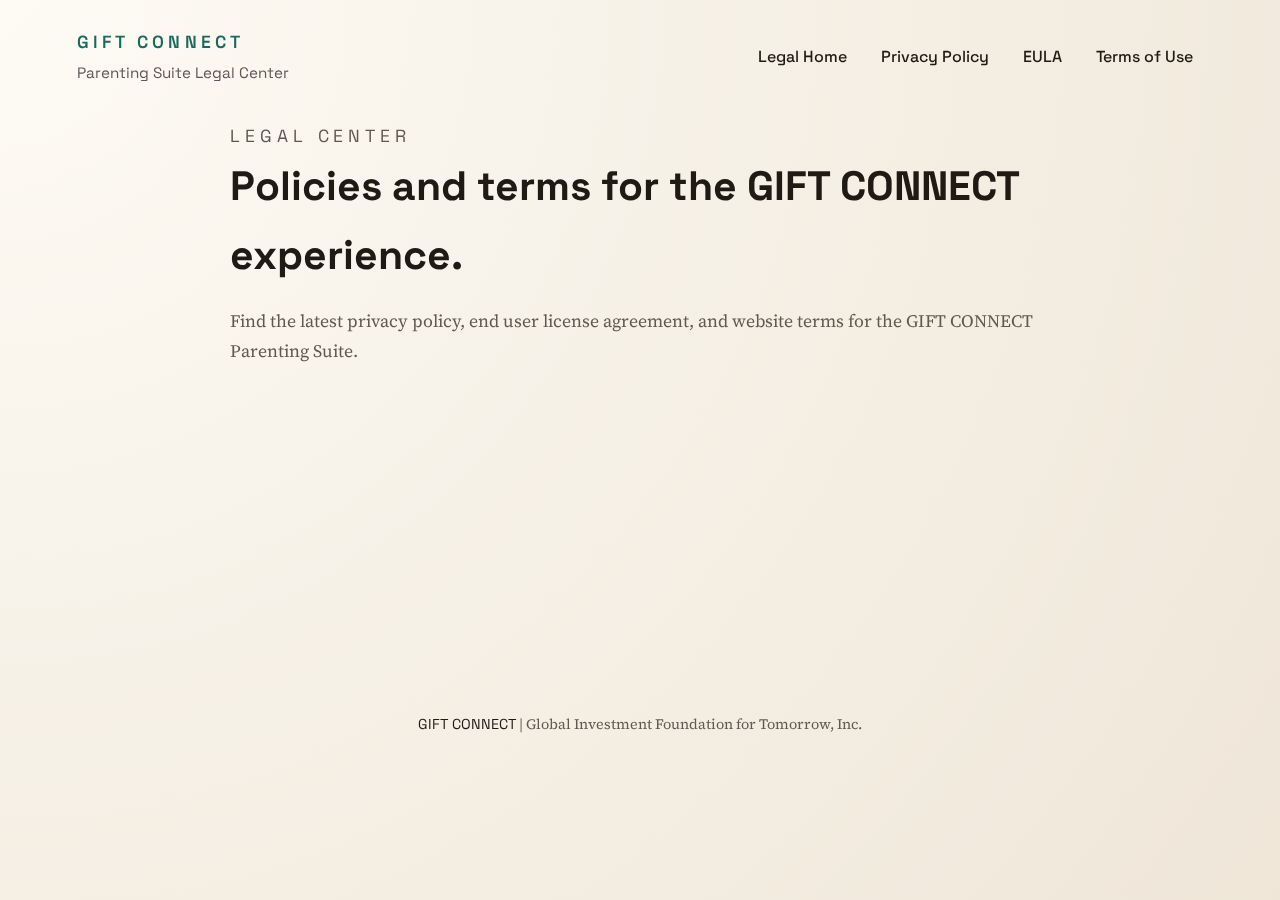
<file: index.html>
<!doctype html>
<html lang="en">
  <head>
    <meta charset="utf-8" />
    <meta name="viewport" content="width=device-width, initial-scale=1" />
    <title>Gift Connect Legal Center</title>
    <meta
      name="description"
      content="Legal documents for the GIFT CONNECT Parenting Suite mobile app and website."
    />
    <link rel="stylesheet" href="./assets/legal.css" />
  </head>
  <body>
    <div class="page">
      <header class="site-header">
        <div class="brand">
          <span class="brand-title">GIFT CONNECT</span>
          <span class="brand-sub">Parenting Suite Legal Center</span>
        </div>
        <nav class="site-nav" aria-label="Primary">
          <a href="./index.html">Legal Home</a>
          <a href="./legal/privacy-policy.html">Privacy Policy</a>
          <a href="./legal/eula.html">EULA</a>
          <a href="./legal/terms-of-use.html">Terms of Use</a>
        </nav>
      </header>
      <main>
        <section class="hero">
          <p class="eyebrow">Legal Center</p>
          <h1>Policies and terms for the GIFT CONNECT experience.</h1>
          <p>
            Find the latest privacy policy, end user license agreement, and website
            terms for the GIFT CONNECT Parenting Suite.
          </p>
        </section>
        <section class="doc-grid" aria-label="Legal documents">
          <a class="doc-card" href="./legal/privacy-policy.html">
            <h2>Privacy Policy</h2>
            <p class="doc-meta">Last updated: December 23, 2025</p>
            <span class="doc-link">Read document</span>
          </a>
          <a class="doc-card" href="./legal/eula.html">
            <h2>End User License Agreement</h2>
            <p class="doc-meta">Last Modified: December 12, 2025</p>
            <span class="doc-link">Read document</span>
          </a>
          <a class="doc-card" href="./legal/terms-of-use.html">
            <h2>Website Terms of Use</h2>
            <p class="doc-meta">Last Modified: December 12, 2025</p>
            <span class="doc-link">Read document</span>
          </a>
        </section>
      </main>
      <footer class="site-footer">
        <span>GIFT CONNECT</span> | Global Investment Foundation for Tomorrow, Inc.
      </footer>
    </div>
  </body>
</html>
</file>
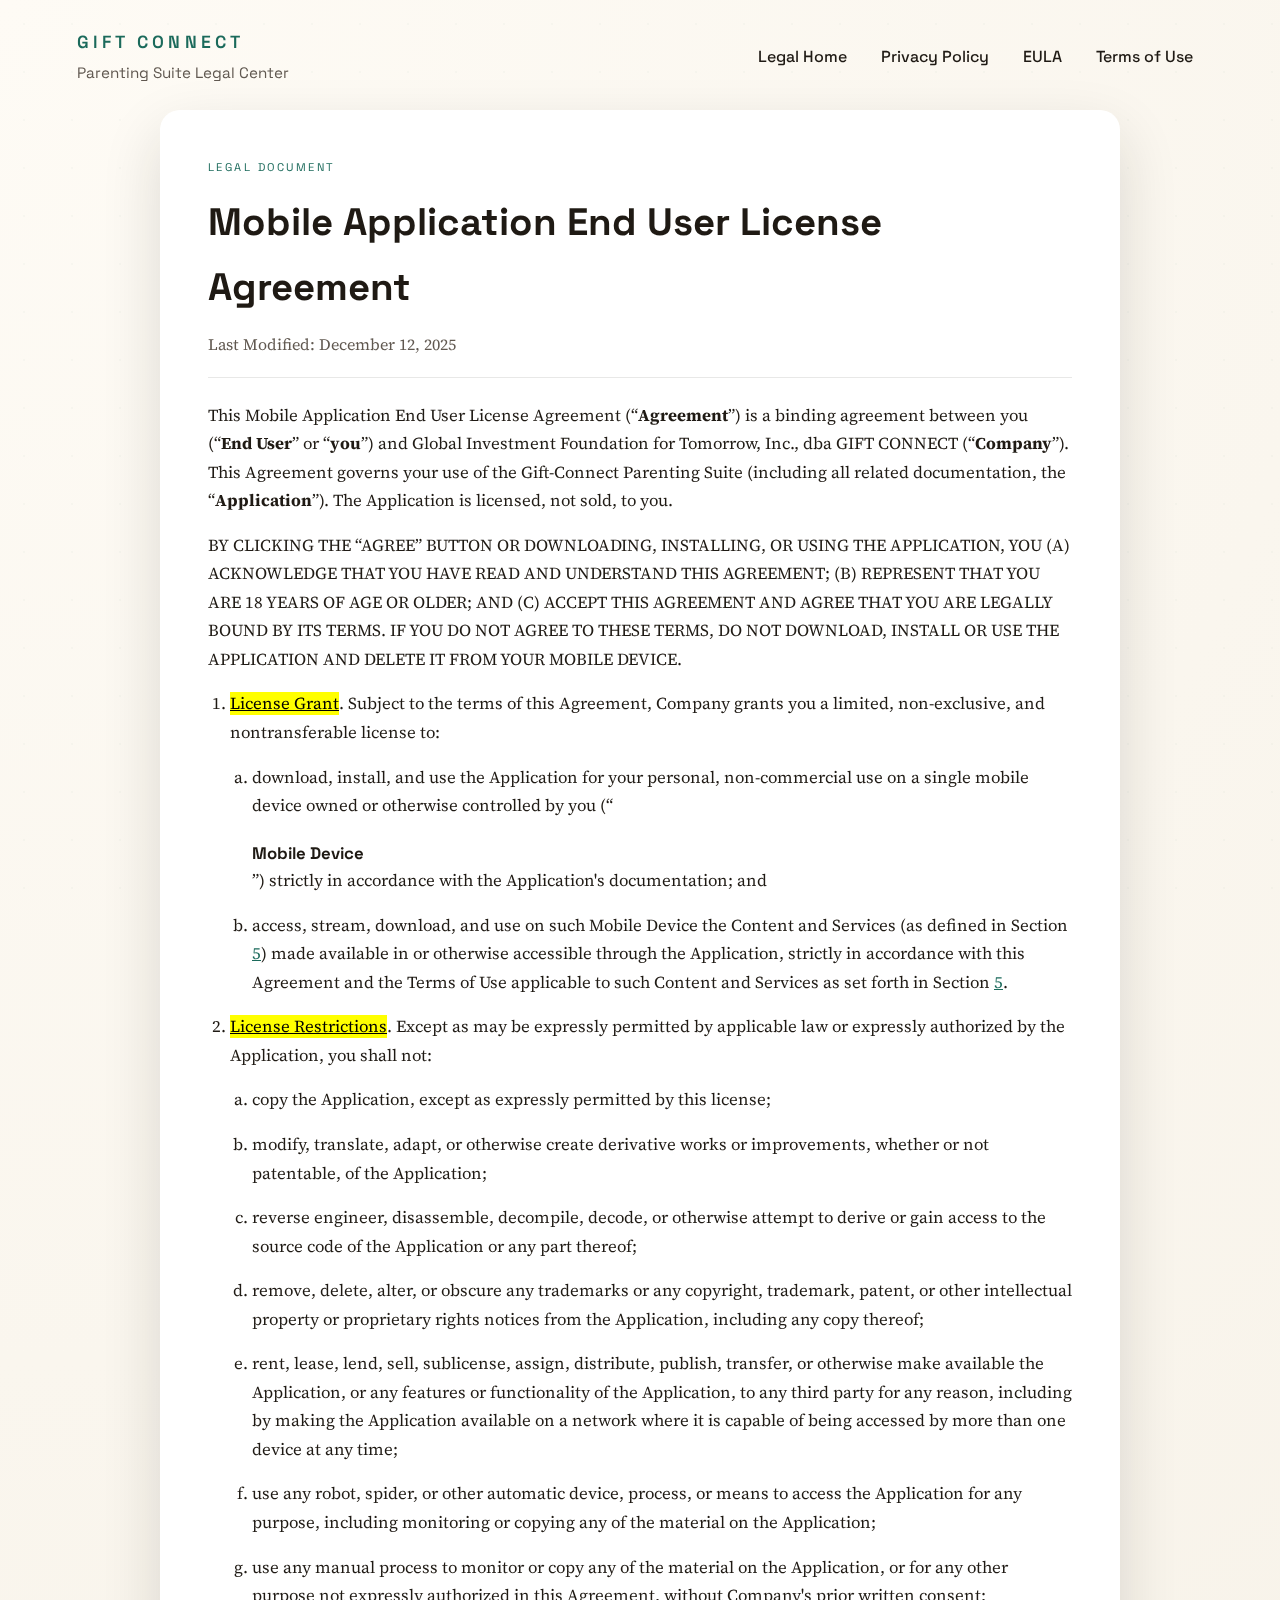
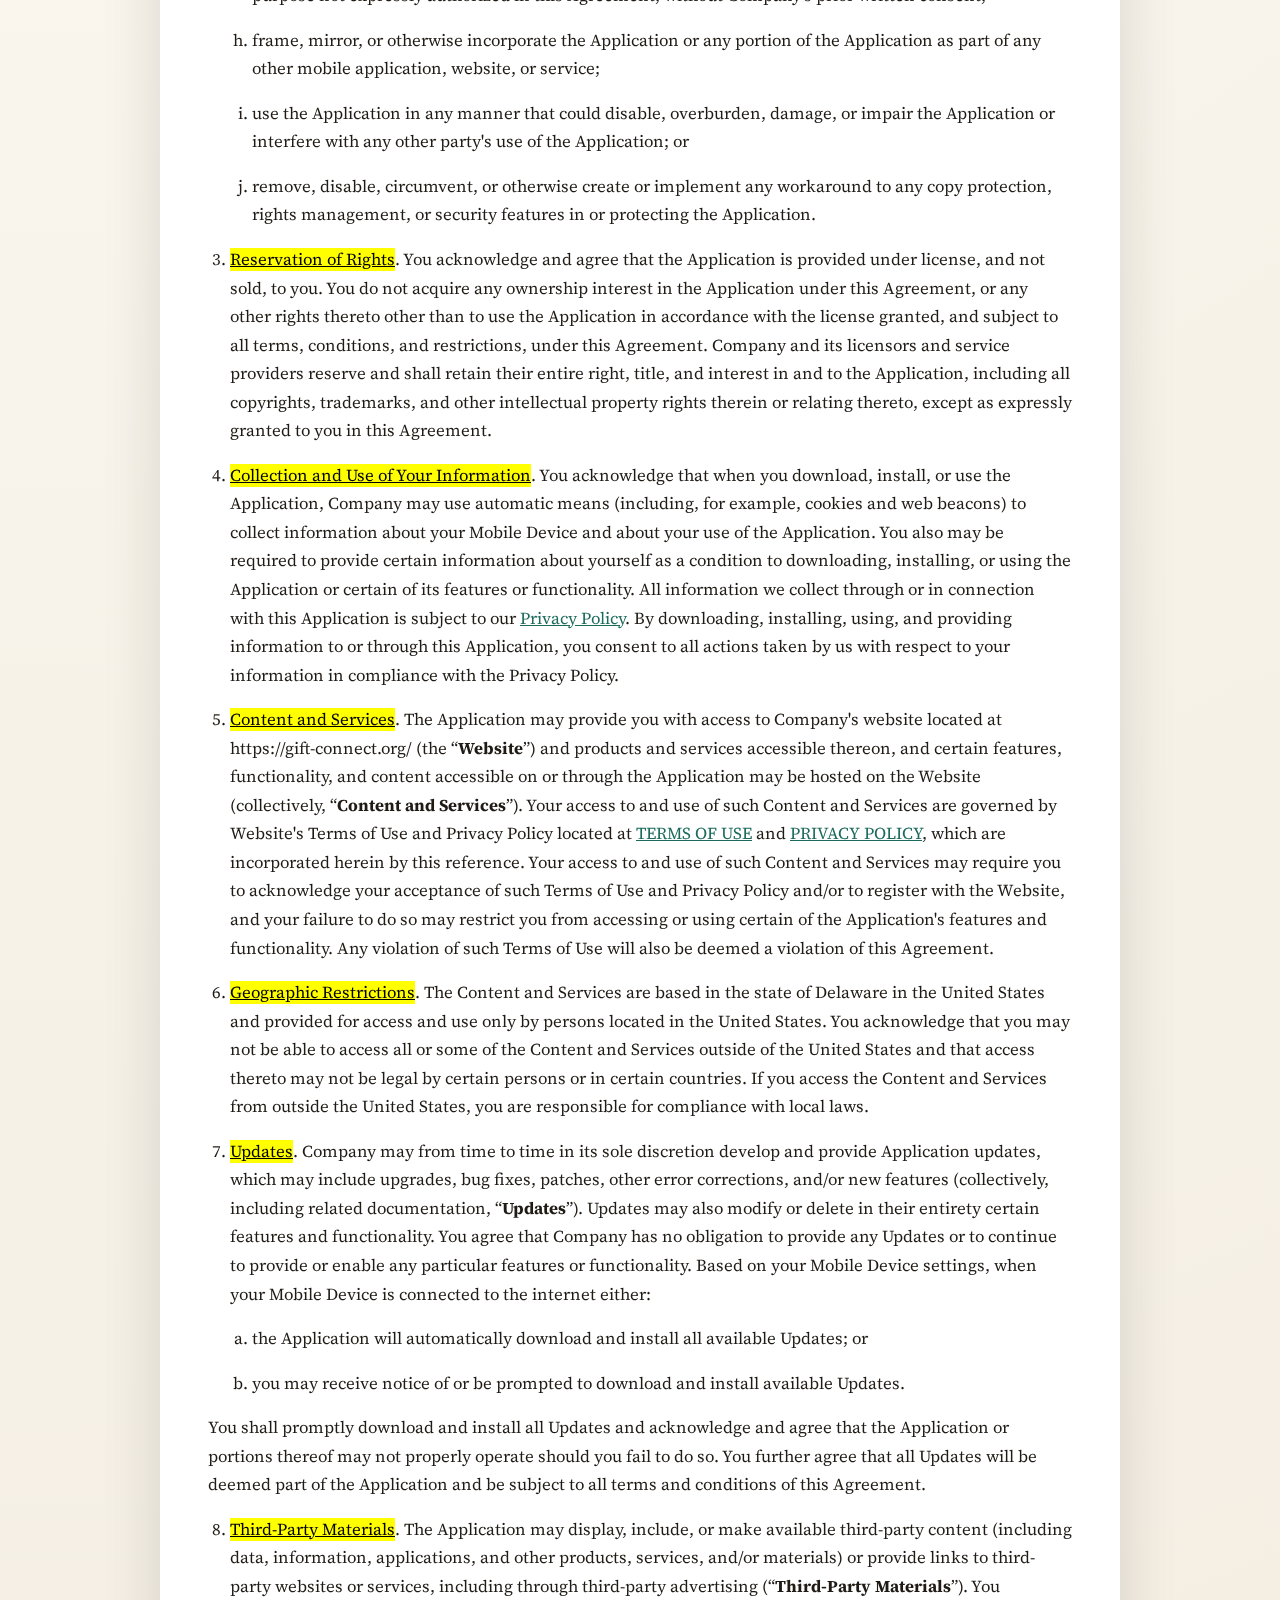
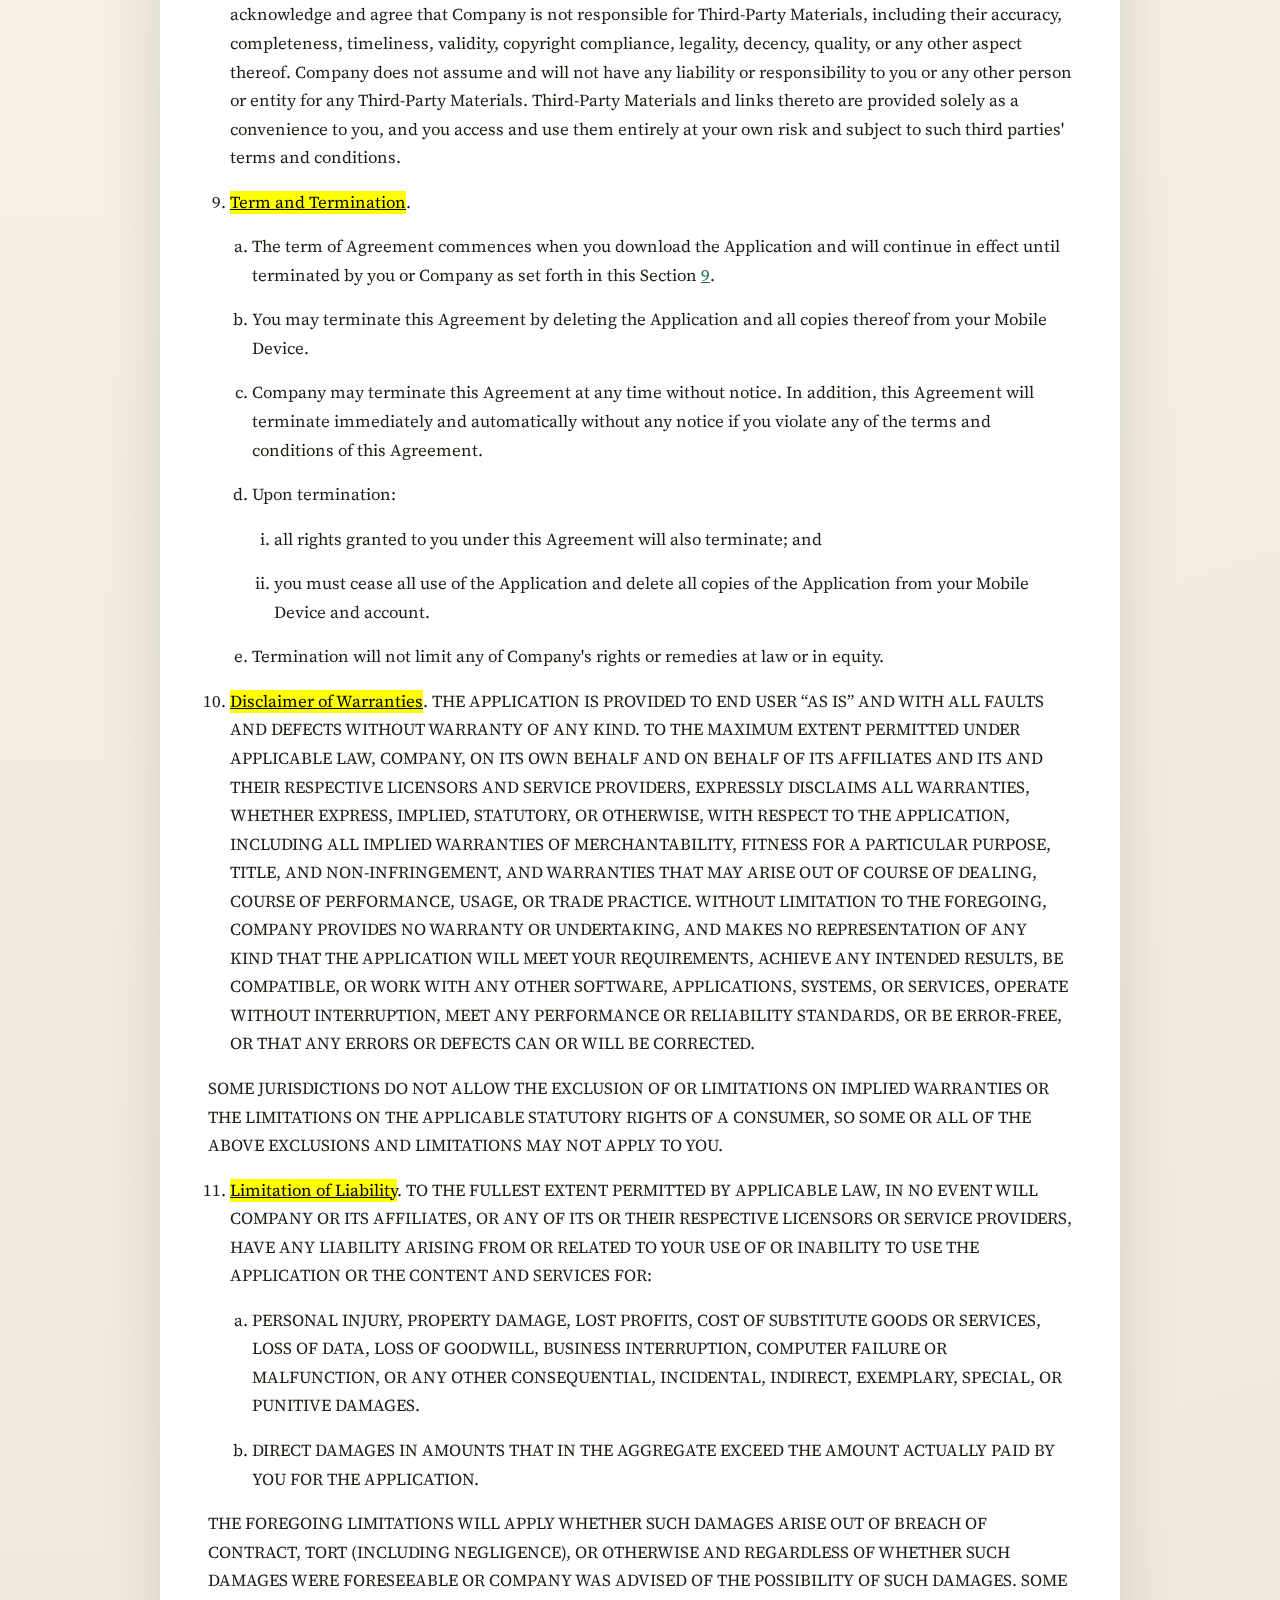
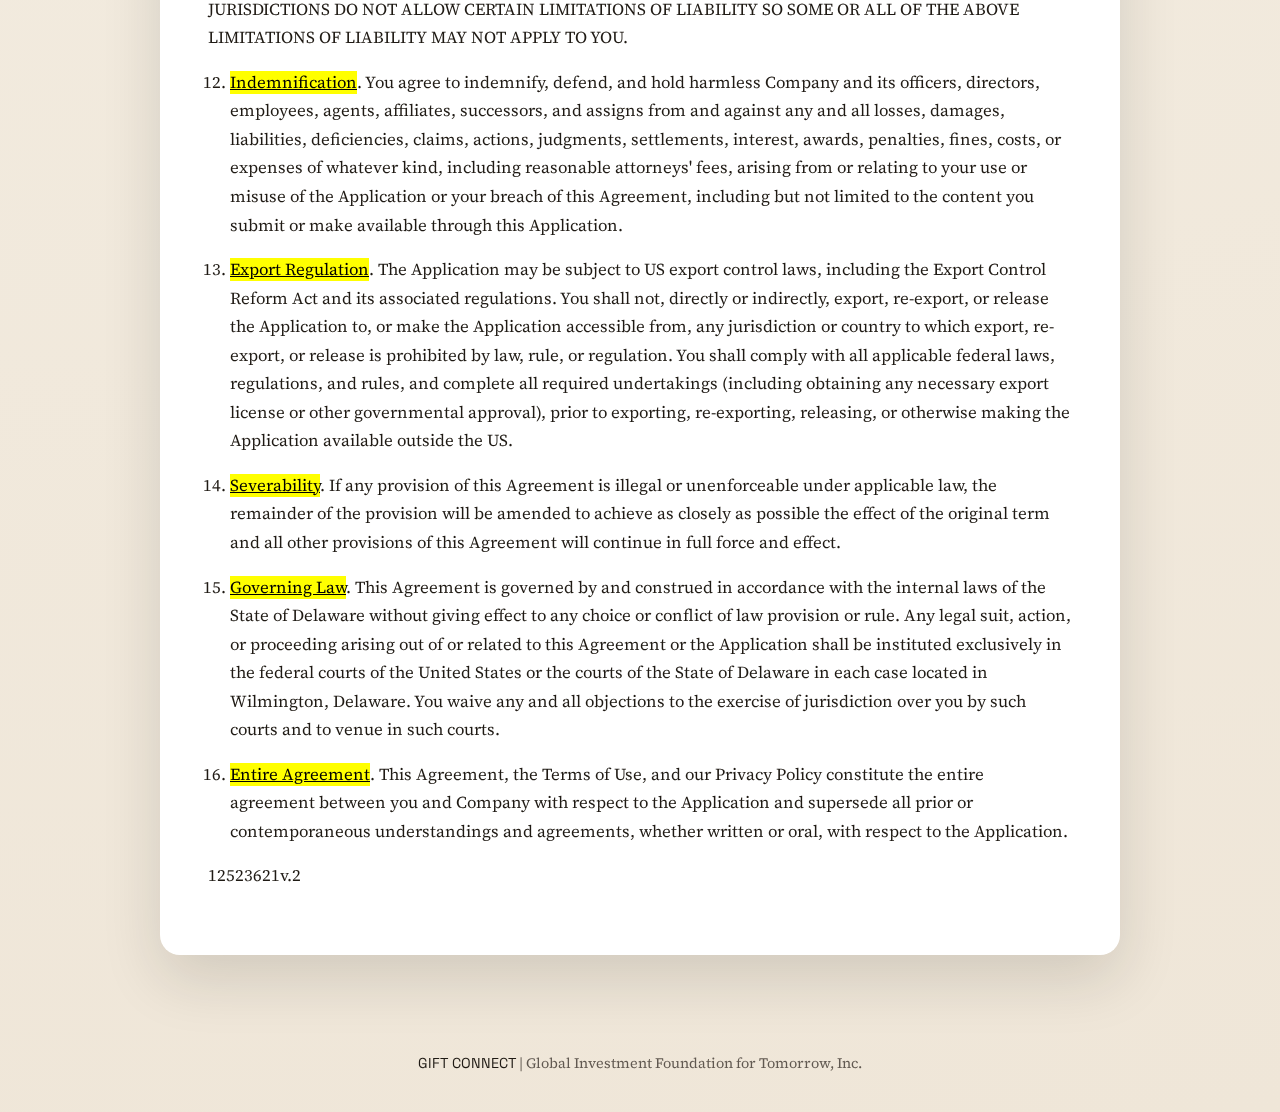
<file: legal/eula.html>
<!doctype html>
<html lang="en">
  <head>
    <meta charset="utf-8" />
    <meta name="viewport" content="width=device-width, initial-scale=1" />
    <title>Mobile Application End User License Agreement | Gift Connect Legal</title>
    <meta name="description" content="Mobile Application End User License Agreement" />
    <link rel="stylesheet" href="../assets/legal.css" />
  </head>
  <body>
    <div class="page">
      <header class="site-header">
        <div class="brand">
          <span class="brand-title">GIFT CONNECT</span>
          <span class="brand-sub">Parenting Suite Legal Center</span>
        </div>
        <nav class="site-nav" aria-label="Primary">
          <a href="../index.html">Legal Home</a>
          <a href="privacy-policy.html">Privacy Policy</a>
          <a href="eula.html">EULA</a>
          <a href="terms-of-use.html">Terms of Use</a>
        </nav>
      </header>
      <main>
        <article class="legal-doc">
          <div class="doc-header">
            <p class="doc-kicker">Legal Document</p>
            <h1>Mobile Application End User License Agreement</h1>
            <p class="doc-meta">Last Modified: December 12, 2025</p>
          </div>
          <div class="doc-body">
            <p>This Mobile Application End User License Agreement
(“<strong>Agreement</strong>”) is a binding agreement between you
(“<strong>End User</strong>” or “<strong>you</strong>”) and Global
Investment Foundation for Tomorrow, Inc., dba GIFT CONNECT
(“<strong>Company</strong>”). This Agreement governs your use of the
Gift-Connect Parenting Suite (including all related documentation, the
“<strong>Application</strong>”). The Application is licensed, not sold,
to you.</p>
<p>BY CLICKING THE “AGREE” BUTTON OR DOWNLOADING, INSTALLING, OR USING
THE APPLICATION, YOU (A) ACKNOWLEDGE THAT YOU HAVE READ AND UNDERSTAND
THIS AGREEMENT; (B) REPRESENT THAT YOU ARE 18 YEARS OF AGE OR OLDER; AND
(C) ACCEPT THIS AGREEMENT AND AGREE THAT YOU ARE LEGALLY BOUND BY ITS
TERMS. IF YOU DO NOT AGREE TO THESE TERMS, DO NOT DOWNLOAD, INSTALL OR
USE THE APPLICATION AND DELETE IT FROM YOUR MOBILE DEVICE.</p>
<ol type="1">
<li><p><mark><u>License Grant</u></mark>. Subject to the terms of this
Agreement, Company grants you a limited, non-exclusive, and
nontransferable license to:</p>
<ol type="a">
<li><p>download, install, and use the Application for your personal,
non-commercial use on a single mobile device owned or otherwise
controlled by you (“<strong>Mobile Device</strong>”) strictly in
accordance with the Application's documentation; and</p></li>
<li><p>access, stream, download, and use on such Mobile Device the
Content and Services (as defined in Section <a href="#a395706">5</a>)
made available in or otherwise accessible through the Application,
strictly in accordance with this Agreement and the Terms of Use
applicable to such Content and Services as set forth in Section <a
href="#a395706">5</a>.</p></li>
</ol></li>
<li><p><mark><u>License Restrictions</u></mark>. Except as may be
expressly permitted by applicable law or expressly authorized by the
Application, you shall not:</p>
<ol type="a">
<li><p>copy the Application, except as expressly permitted by this
license;</p></li>
<li><p>modify, translate, adapt, or otherwise create derivative works or
improvements, whether or not patentable, of the Application;</p></li>
<li><p>reverse engineer, disassemble, decompile, decode, or otherwise
attempt to derive or gain access to the source code of the Application
or any part thereof;</p></li>
<li><p>remove, delete, alter, or obscure any trademarks or any
copyright, trademark, patent, or other intellectual property or
proprietary rights notices from the Application, including any copy
thereof;</p></li>
<li><p>rent, lease, lend, sell, sublicense, assign, distribute, publish,
transfer, or otherwise make available the Application, or any features
or functionality of the Application, to any third party for any reason,
including by making the Application available on a network where it is
capable of being accessed by more than one device at any time;</p></li>
<li><p>use any robot, spider, or other automatic device, process, or
means to access the Application for any purpose, including monitoring or
copying any of the material on the Application;</p></li>
<li><p>use any manual process to monitor or copy any of the material on
the Application, or for any other purpose not expressly authorized in
this Agreement, without Company's prior written consent;</p></li>
<li><p>frame, mirror, or otherwise incorporate the Application or any
portion of the Application as part of any other mobile application,
website, or service;</p></li>
<li><p>use the Application in any manner that could disable, overburden,
damage, or impair the Application or interfere with any other party's
use of the Application; or</p></li>
<li><p>remove, disable, circumvent, or otherwise create or implement any
workaround to any copy protection, rights management, or security
features in or protecting the Application.</p></li>
</ol></li>
<li><p><mark><u>Reservation of Rights</u></mark>. You acknowledge and
agree that the Application is provided under license, and not sold, to
you. You do not acquire any ownership interest in the Application under
this Agreement, or any other rights thereto other than to use the
Application in accordance with the license granted, and subject to all
terms, conditions, and restrictions, under this Agreement. Company and
its licensors and service providers reserve and shall retain their
entire right, title, and interest in and to the Application, including
all copyrights, trademarks, and other intellectual property rights
therein or relating thereto, except as expressly granted to you in this
Agreement.</p></li>
<li><p><mark><u>Collection and Use of Your Information</u></mark>. You
acknowledge that when you download, install, or use the Application,
Company may use automatic means (including, for example, cookies and web
beacons) to collect information about your Mobile Device and about your
use of the Application. You also may be required to provide certain
information about yourself as a condition to downloading, installing, or
using the Application or certain of its features or functionality. All
information we collect through or in connection with this Application is
subject to our <a
href="https://gift-connect.org/privacy-policy/">Privacy Policy</a>. By
downloading, installing, using, and providing information to or through
this Application, you consent to all actions taken by us with respect to
your information in compliance with the Privacy Policy.</p></li>
<li><p><span id="a395706" class="anchor"></span><mark><u>Content and
Services</u></mark>. The Application may provide you with access to
Company's website located at https://gift-connect.org/ (the
“<strong>Website</strong>”) and products and services accessible
thereon, and certain features, functionality, and content accessible on
or through the Application may be hosted on the Website (collectively,
“<strong>Content and Services</strong>”). Your access to and use of such
Content and Services are governed by Website's Terms of Use and Privacy
Policy located at <a
href="https://www.gift-connect.org/terms-of-use">TERMS OF USE</a> and <a
href="https://gift-connect.org/privacy-policy/">PRIVACY POLICY</a>,
which are incorporated herein by this reference. Your access to and use
of such Content and Services may require you to acknowledge your
acceptance of such Terms of Use and Privacy Policy and/or to register
with the Website, and your failure to do so may restrict you from
accessing or using certain of the Application's features and
functionality. Any violation of such Terms of Use will also be deemed a
violation of this Agreement.</p></li>
<li><p><mark><u>Geographic Restrictions</u></mark>. The Content and
Services are based in the state of Delaware in the United States and
provided for access and use only by persons located in the United
States. You acknowledge that you may not be able to access all or some
of the Content and Services outside of the United States and that access
thereto may not be legal by certain persons or in certain countries. If
you access the Content and Services from outside the United States, you
are responsible for compliance with local laws.</p></li>
<li><p><mark><u>Updates</u></mark>. Company may from time to time in its
sole discretion develop and provide Application updates, which may
include upgrades, bug fixes, patches, other error corrections, and/or
new features (collectively, including related documentation,
“<strong>Updates</strong>”). Updates may also modify or delete in their
entirety certain features and functionality. You agree that Company has
no obligation to provide any Updates or to continue to provide or enable
any particular features or functionality. Based on your Mobile Device
settings, when your Mobile Device is connected to the internet
either:</p>
<ol type="a">
<li><p>the Application will automatically download and install all
available Updates; or</p></li>
<li><p>you may receive notice of or be prompted to download and install
available Updates.</p></li>
</ol></li>
</ol>
<p>You shall promptly download and install all Updates and acknowledge
and agree that the Application or portions thereof may not properly
operate should you fail to do so. You further agree that all Updates
will be deemed part of the Application and be subject to all terms and
conditions of this Agreement.</p>
<ol start="8" type="1">
<li><p><mark><u>Third-Party Materials</u></mark>. The Application may
display, include, or make available third-party content (including data,
information, applications, and other products, services, and/or
materials) or provide links to third-party websites or services,
including through third-party advertising (“<strong>Third-Party
Materials</strong>”). You acknowledge and agree that Company is not
responsible for Third-Party Materials, including their accuracy,
completeness, timeliness, validity, copyright compliance, legality,
decency, quality, or any other aspect thereof. Company does not assume
and will not have any liability or responsibility to you or any other
person or entity for any Third-Party Materials. Third-Party Materials
and links thereto are provided solely as a convenience to you, and you
access and use them entirely at your own risk and subject to such third
parties' terms and conditions.</p></li>
<li><p><span id="a665452" class="anchor"></span><mark><u>Term and
Termination</u></mark>.</p>
<ol type="a">
<li><p>The term of Agreement commences when you download the Application
and will continue in effect until terminated by you or Company as set
forth in this Section <a href="#a665452">9</a>.</p></li>
<li><p>You may terminate this Agreement by deleting the Application and
all copies thereof from your Mobile Device.</p></li>
<li><p>Company may terminate this Agreement at any time without notice.
In addition, this Agreement will terminate immediately and automatically
without any notice if you violate any of the terms and conditions of
this Agreement.</p></li>
<li><p>Upon termination:</p>
<ol type="i">
<li><p>all rights granted to you under this Agreement will also
terminate; and</p></li>
<li><p>you must cease all use of the Application and delete all copies
of the Application from your Mobile Device and account.</p></li>
</ol></li>
<li><p>Termination will not limit any of Company's rights or remedies at
law or in equity.</p></li>
</ol></li>
<li><p><mark><u>Disclaimer of Warranties</u></mark>. THE APPLICATION IS
PROVIDED TO END USER “AS IS” AND WITH ALL FAULTS AND DEFECTS WITHOUT
WARRANTY OF ANY KIND. TO THE MAXIMUM EXTENT PERMITTED UNDER APPLICABLE
LAW, COMPANY, ON ITS OWN BEHALF AND ON BEHALF OF ITS AFFILIATES AND ITS
AND THEIR RESPECTIVE LICENSORS AND SERVICE PROVIDERS, EXPRESSLY
DISCLAIMS ALL WARRANTIES, WHETHER EXPRESS, IMPLIED, STATUTORY, OR
OTHERWISE, WITH RESPECT TO THE APPLICATION, INCLUDING ALL IMPLIED
WARRANTIES OF MERCHANTABILITY, FITNESS FOR A PARTICULAR PURPOSE, TITLE,
AND NON-INFRINGEMENT, AND WARRANTIES THAT MAY ARISE OUT OF COURSE OF
DEALING, COURSE OF PERFORMANCE, USAGE, OR TRADE PRACTICE. WITHOUT
LIMITATION TO THE FOREGOING, COMPANY PROVIDES NO WARRANTY OR
UNDERTAKING, AND MAKES NO REPRESENTATION OF ANY KIND THAT THE
APPLICATION WILL MEET YOUR REQUIREMENTS, ACHIEVE ANY INTENDED RESULTS,
BE COMPATIBLE, OR WORK WITH ANY OTHER SOFTWARE, APPLICATIONS, SYSTEMS,
OR SERVICES, OPERATE WITHOUT INTERRUPTION, MEET ANY PERFORMANCE OR
RELIABILITY STANDARDS, OR BE ERROR-FREE, OR THAT ANY ERRORS OR DEFECTS
CAN OR WILL BE CORRECTED.</p></li>
</ol>
<p>SOME JURISDICTIONS DO NOT ALLOW THE EXCLUSION OF OR LIMITATIONS ON
IMPLIED WARRANTIES OR THE LIMITATIONS ON THE APPLICABLE STATUTORY RIGHTS
OF A CONSUMER, SO SOME OR ALL OF THE ABOVE EXCLUSIONS AND LIMITATIONS
MAY NOT APPLY TO YOU.</p>
<ol start="11" type="1">
<li><p><mark><u>Limitation of Liability</u></mark>. TO THE FULLEST
EXTENT PERMITTED BY APPLICABLE LAW, IN NO EVENT WILL COMPANY OR ITS
AFFILIATES, OR ANY OF ITS OR THEIR RESPECTIVE LICENSORS OR SERVICE
PROVIDERS, HAVE ANY LIABILITY ARISING FROM OR RELATED TO YOUR USE OF OR
INABILITY TO USE THE APPLICATION OR THE CONTENT AND SERVICES FOR:</p>
<ol type="a">
<li><p>PERSONAL INJURY, PROPERTY DAMAGE, LOST PROFITS, COST OF
SUBSTITUTE GOODS OR SERVICES, LOSS OF DATA, LOSS OF GOODWILL, BUSINESS
INTERRUPTION, COMPUTER FAILURE OR MALFUNCTION, OR ANY OTHER
CONSEQUENTIAL, INCIDENTAL, INDIRECT, EXEMPLARY, SPECIAL, OR PUNITIVE
DAMAGES.</p></li>
<li><p>DIRECT DAMAGES IN AMOUNTS THAT IN THE AGGREGATE EXCEED THE AMOUNT
ACTUALLY PAID BY YOU FOR THE APPLICATION.</p></li>
</ol></li>
</ol>
<p>THE FOREGOING LIMITATIONS WILL APPLY WHETHER SUCH DAMAGES ARISE OUT
OF BREACH OF CONTRACT, TORT (INCLUDING NEGLIGENCE), OR OTHERWISE AND
REGARDLESS OF WHETHER SUCH DAMAGES WERE FORESEEABLE OR COMPANY WAS
ADVISED OF THE POSSIBILITY OF SUCH DAMAGES. SOME JURISDICTIONS DO NOT
ALLOW CERTAIN LIMITATIONS OF LIABILITY SO SOME OR ALL OF THE ABOVE
LIMITATIONS OF LIABILITY MAY NOT APPLY TO YOU.</p>
<ol start="12" type="1">
<li><p><mark><u>Indemnification</u></mark>. You agree to indemnify,
defend, and hold harmless Company and its officers, directors,
employees, agents, affiliates, successors, and assigns from and against
any and all losses, damages, liabilities, deficiencies, claims, actions,
judgments, settlements, interest, awards, penalties, fines, costs, or
expenses of whatever kind, including reasonable attorneys' fees, arising
from or relating to your use or misuse of the Application or your breach
of this Agreement, including but not limited to the content you submit
or make available through this Application.</p></li>
<li><p><mark><u>Export Regulation</u></mark>. The Application may be
subject to US export control laws, including the Export Control Reform
Act and its associated regulations. You shall not, directly or
indirectly, export, re-export, or release the Application to, or make
the Application accessible from, any jurisdiction or country to which
export, re-export, or release is prohibited by law, rule, or regulation.
You shall comply with all applicable federal laws, regulations, and
rules, and complete all required undertakings (including obtaining any
necessary export license or other governmental approval), prior to
exporting, re-exporting, releasing, or otherwise making the Application
available outside the US.</p></li>
<li><p><mark><u>Severability</u></mark>. If any provision of this
Agreement is illegal or unenforceable under applicable law, the
remainder of the provision will be amended to achieve as closely as
possible the effect of the original term and all other provisions of
this Agreement will continue in full force and effect.</p></li>
<li><p><mark><u>Governing Law</u></mark>. This Agreement is governed by
and construed in accordance with the internal laws of the State of
Delaware without giving effect to any choice or conflict of law
provision or rule. Any legal suit, action, or proceeding arising out of
or related to this Agreement or the Application shall be instituted
exclusively in the federal courts of the United States or the courts of
the State of Delaware in each case located in Wilmington, Delaware. You
waive any and all objections to the exercise of jurisdiction over you by
such courts and to venue in such courts.</p></li>
<li><p><mark><u>Entire Agreement</u></mark>. This Agreement, the Terms
of Use, and our Privacy Policy constitute the entire agreement between
you and Company with respect to the Application and supersede all prior
or contemporaneous understandings and agreements, whether written or
oral, with respect to the Application.</p></li>
</ol>
<p>12523621v.2</p>
          </div>
        </article>
      </main>
      <footer class="site-footer">
        <span>GIFT CONNECT</span> | Global Investment Foundation for Tomorrow, Inc.
      </footer>
    </div>
  </body>
</html>
</file>
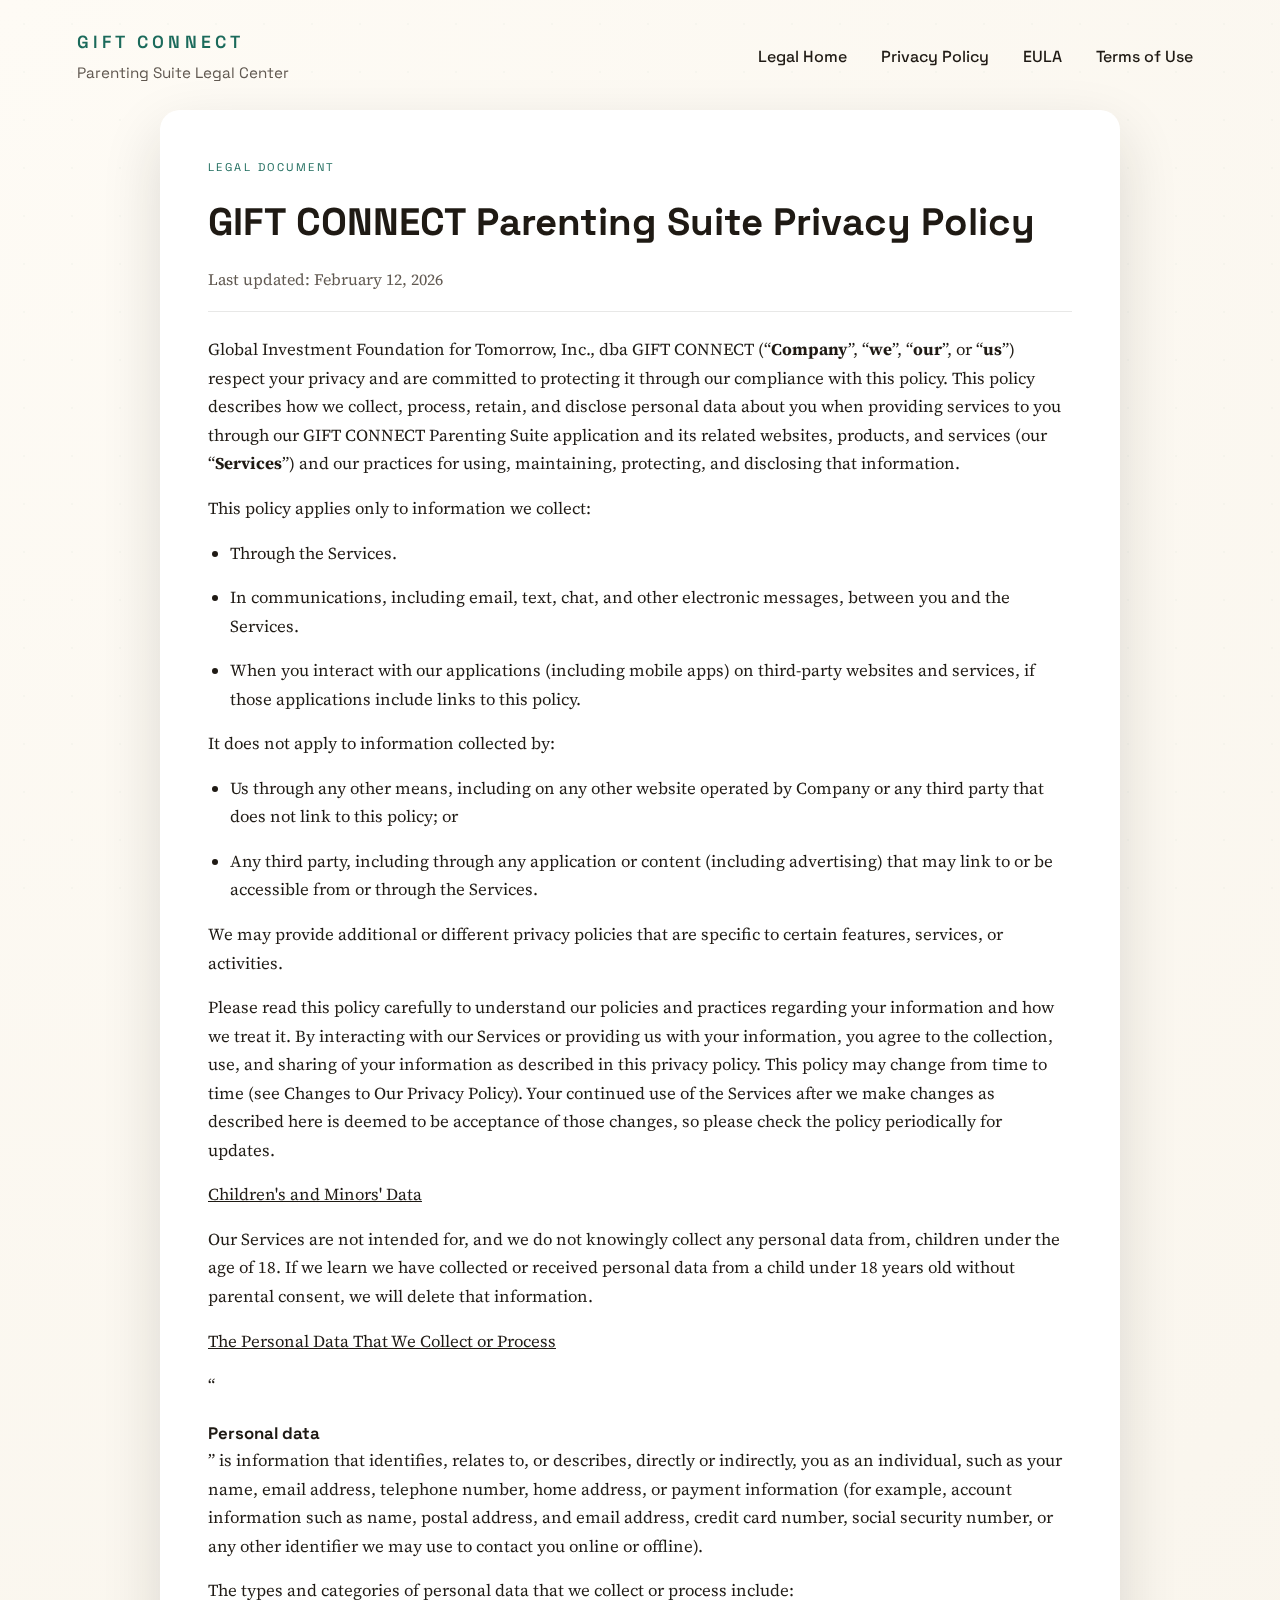
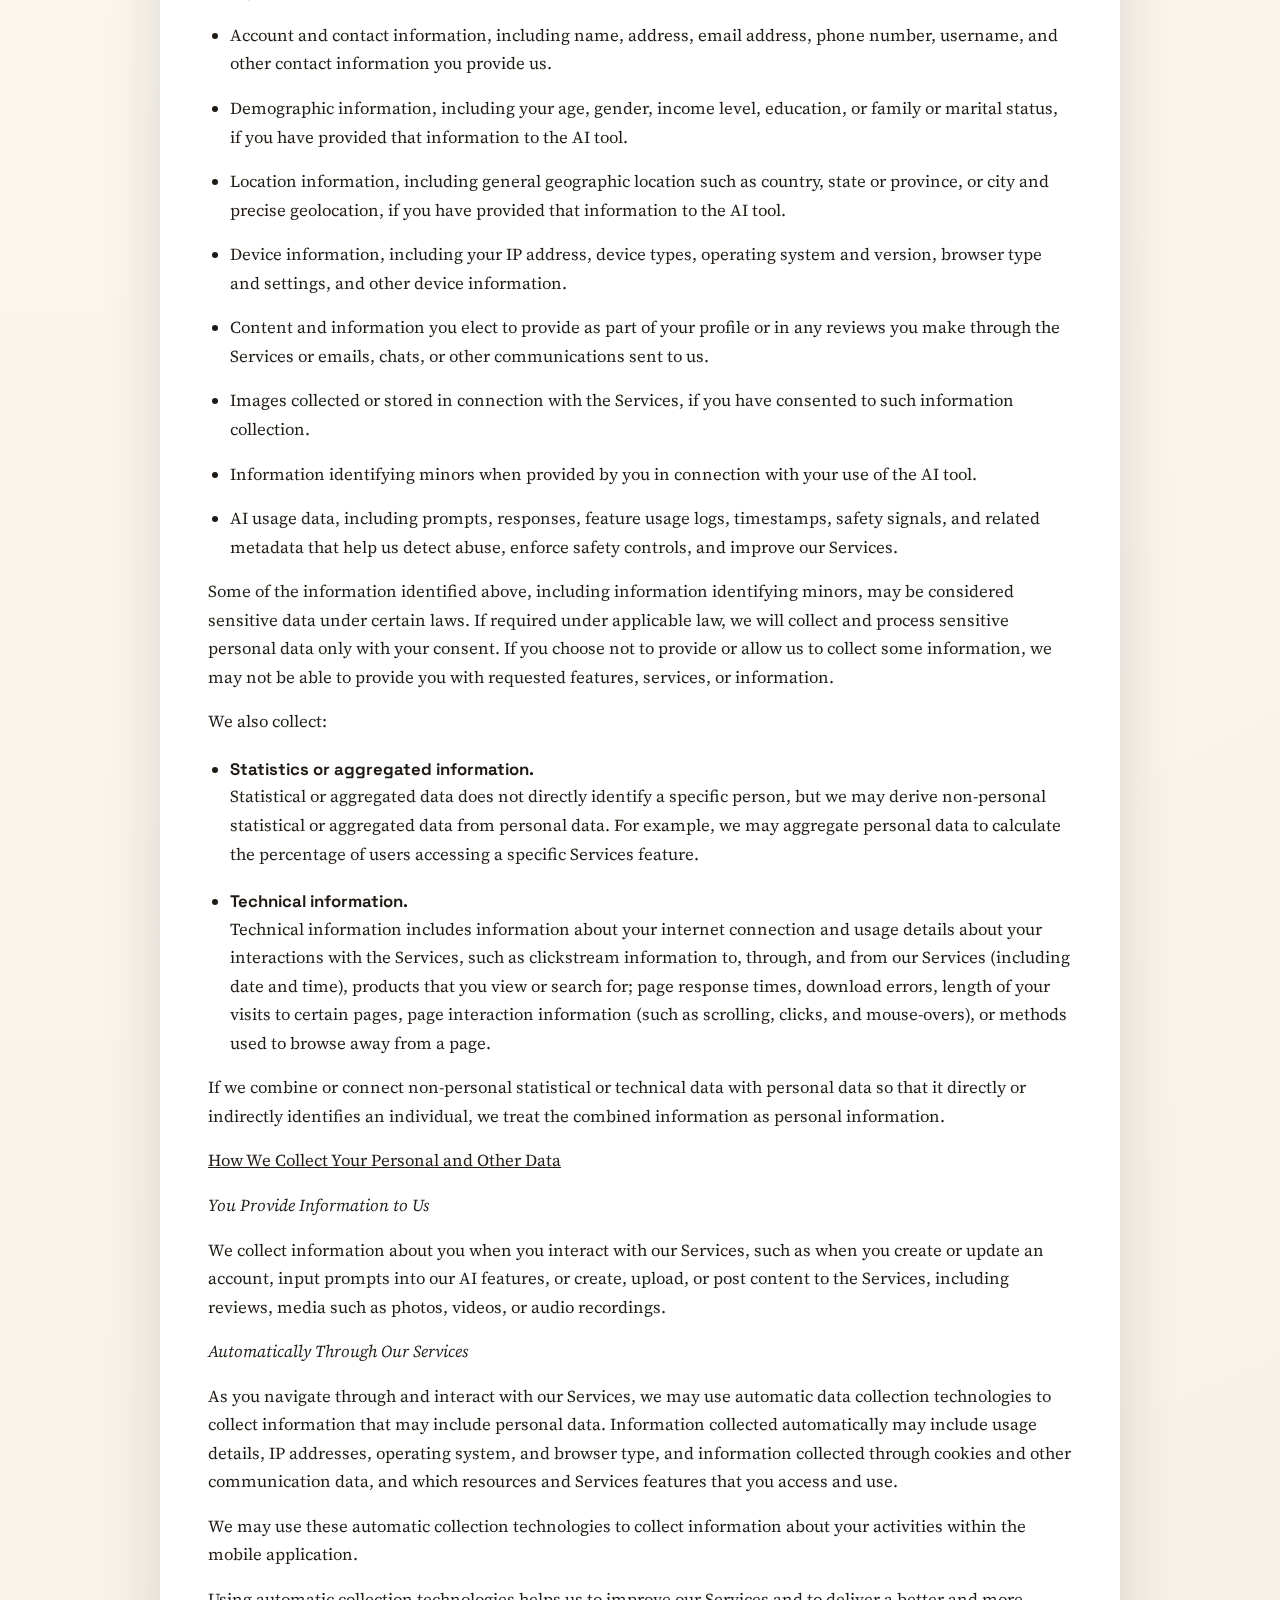
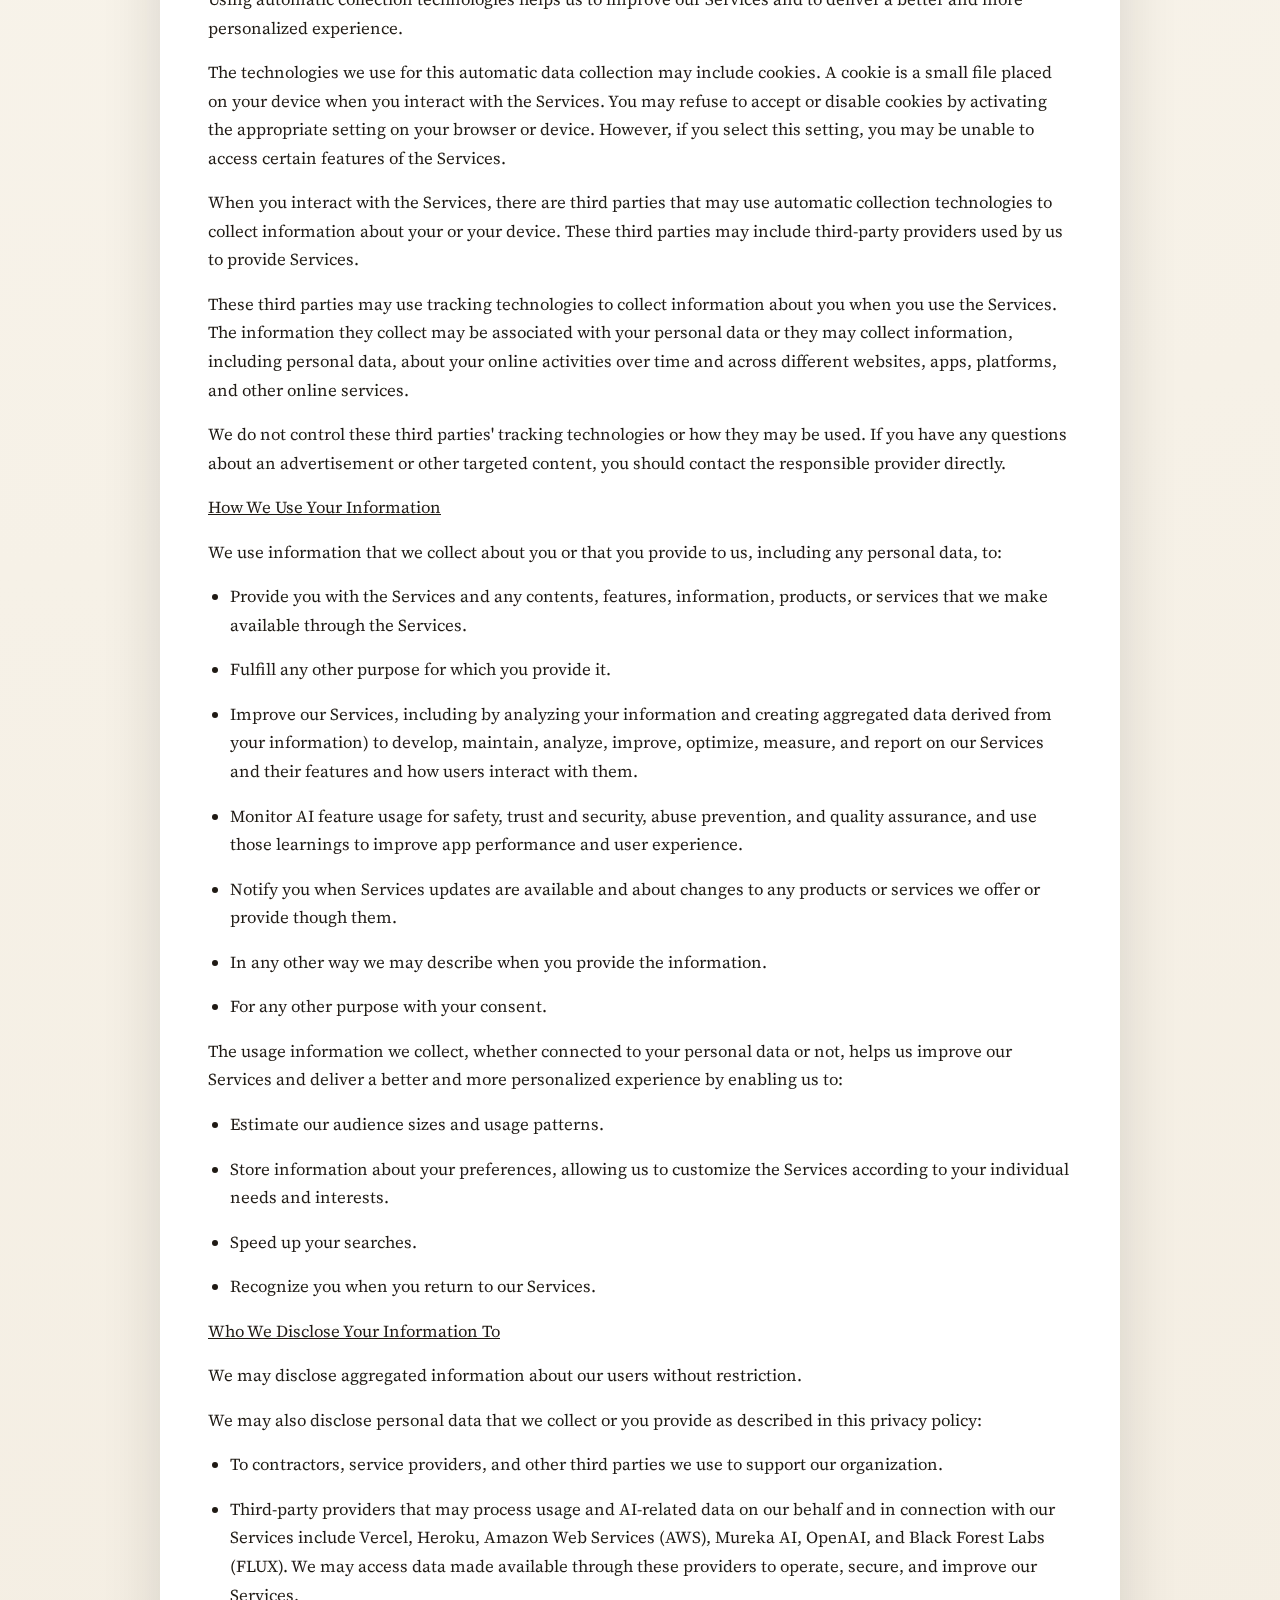
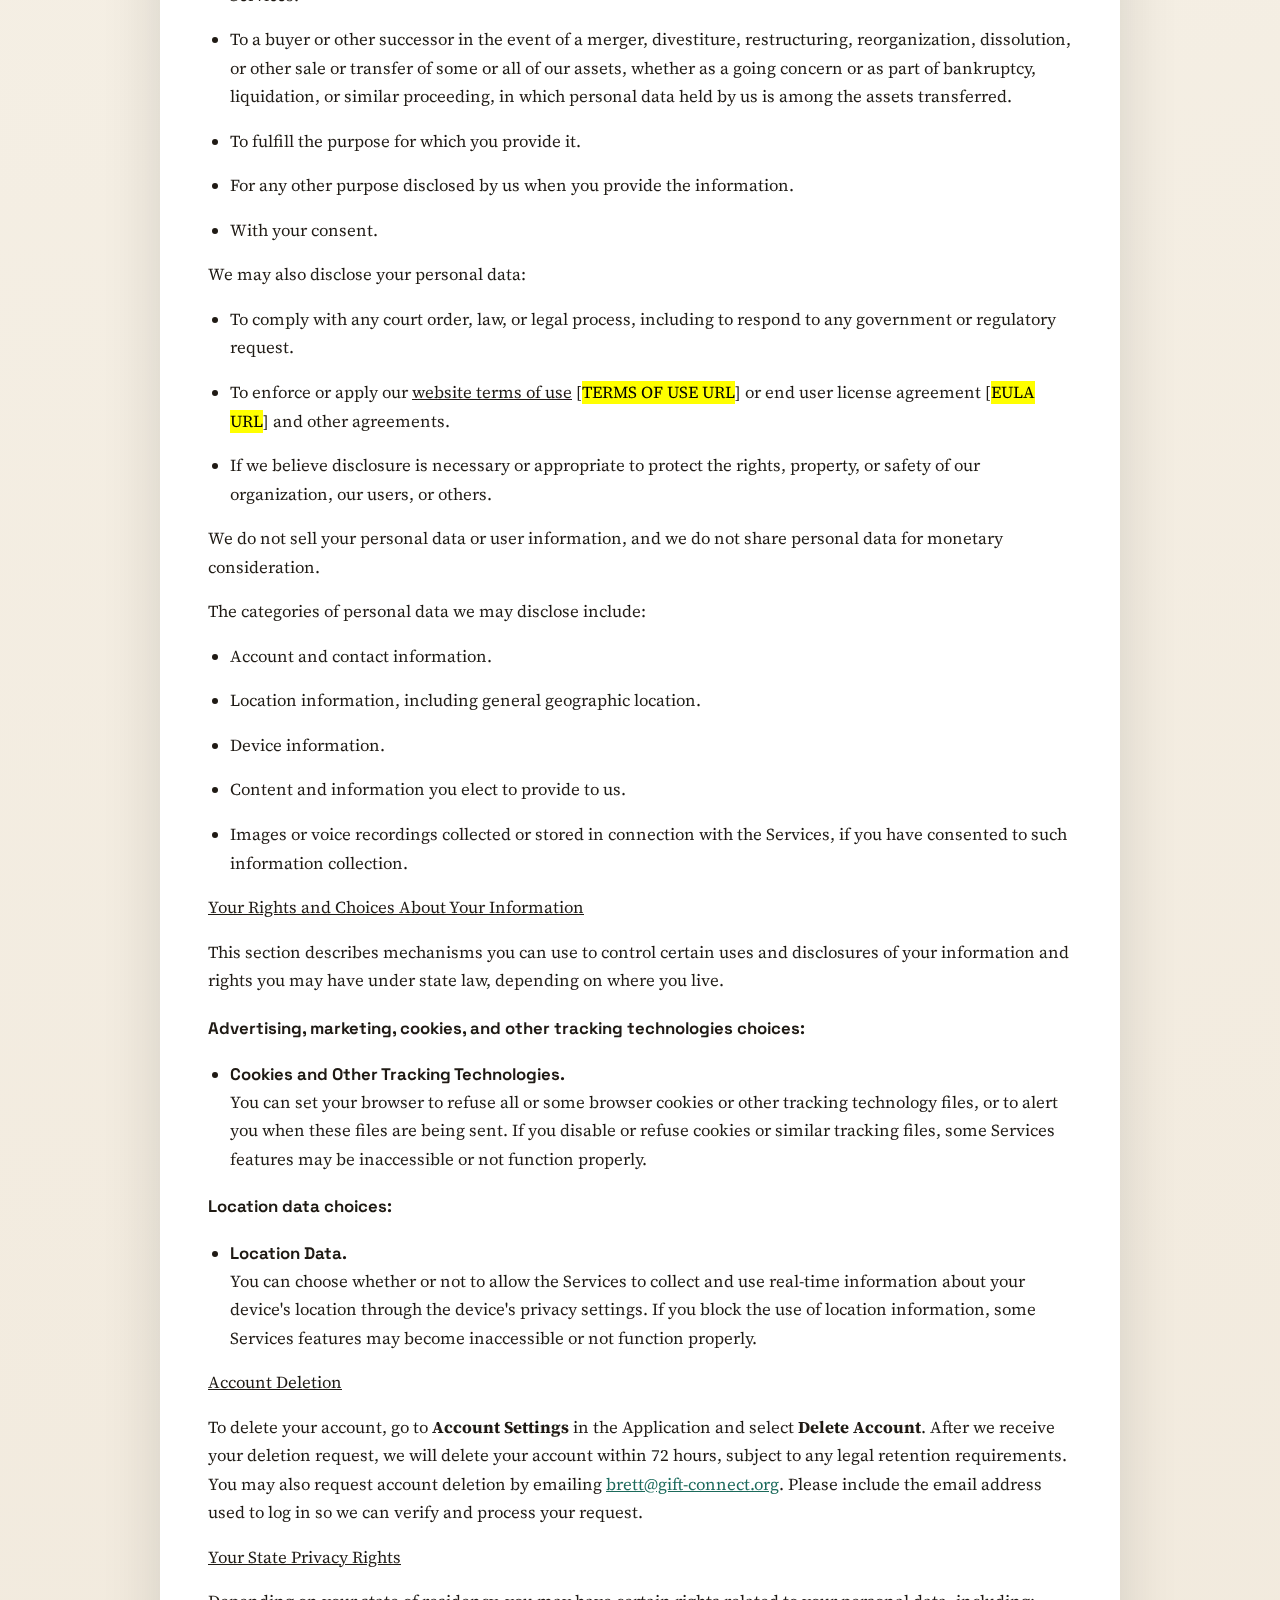
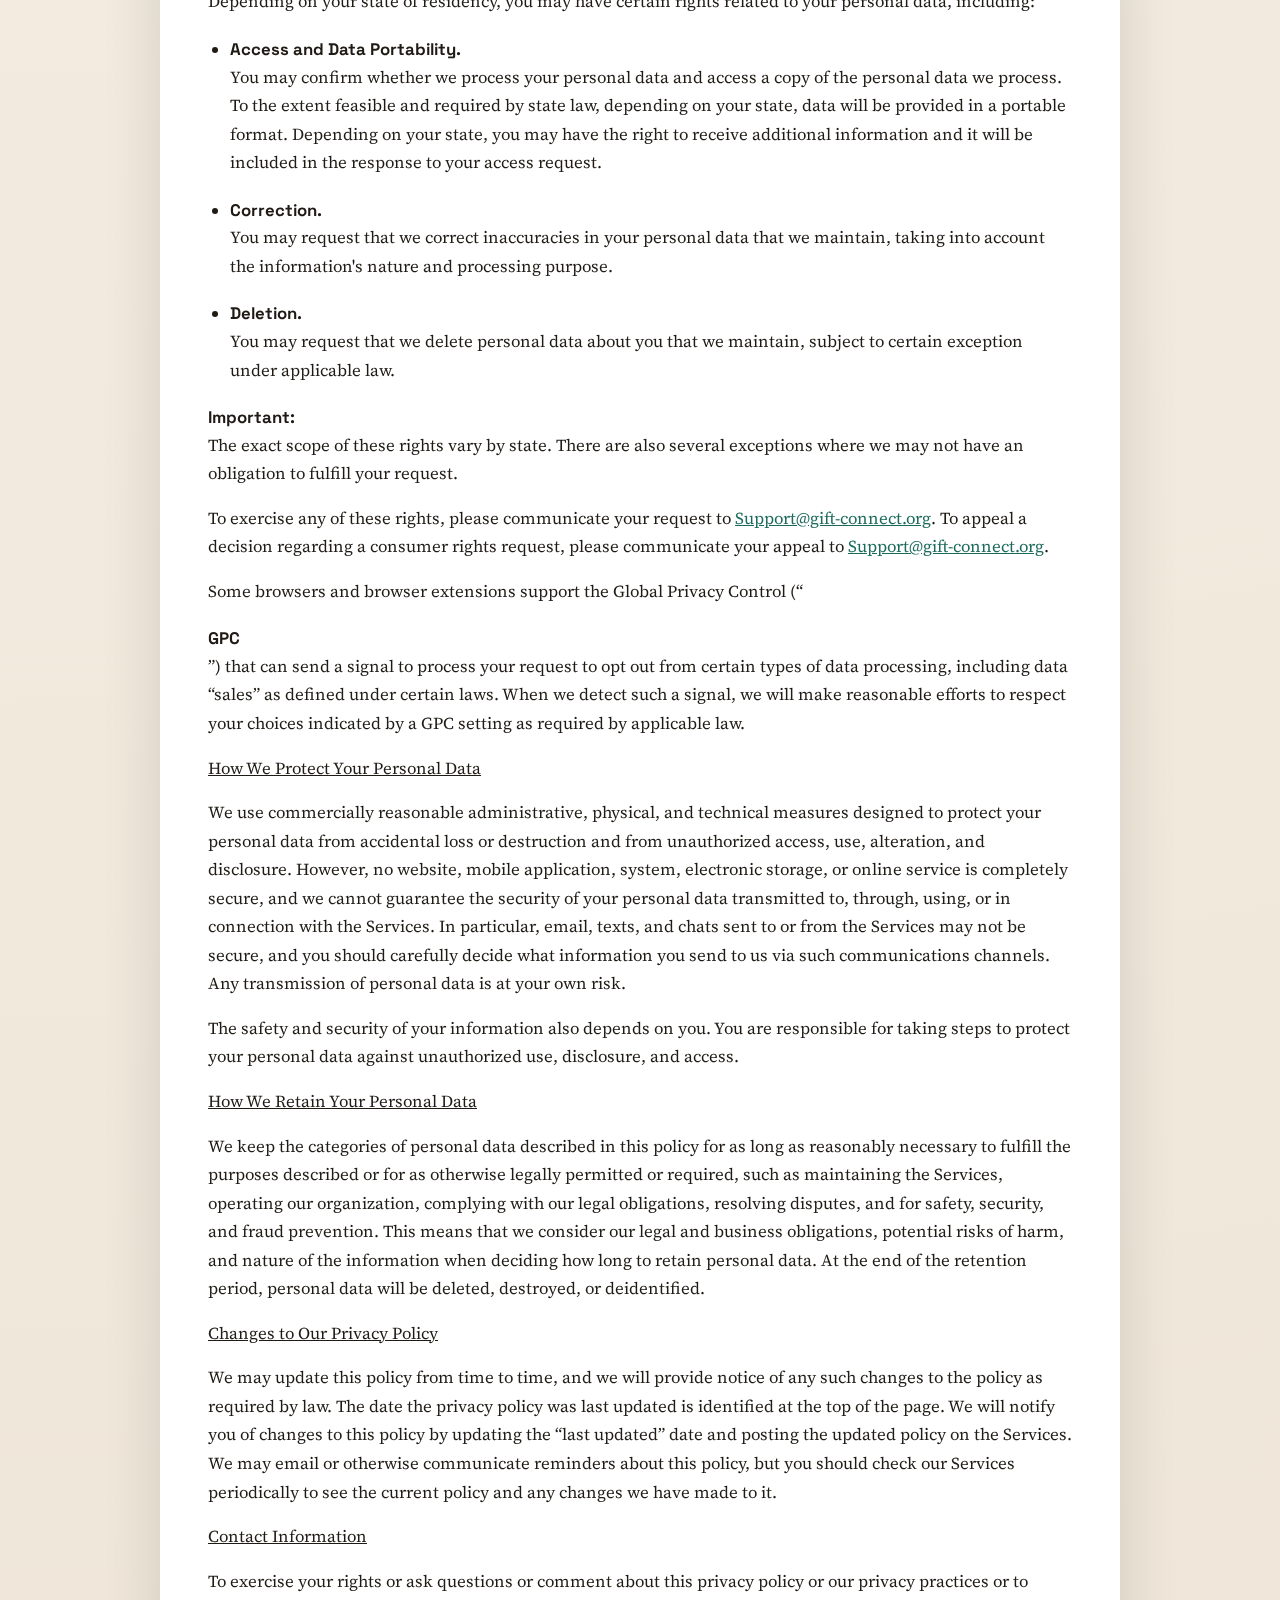
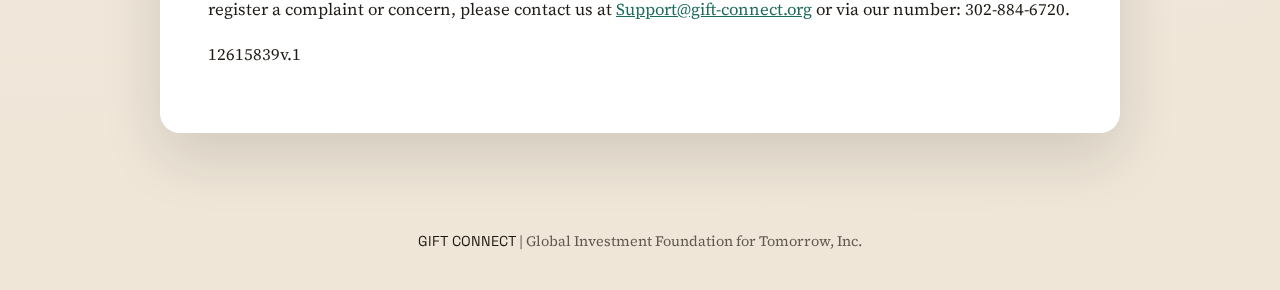
<file: legal/privacy-policy.html>
<!doctype html>
<html lang="en">
  <head>
    <meta charset="utf-8" />
    <meta name="viewport" content="width=device-width, initial-scale=1" />
    <title>GIFT CONNECT Parenting Suite Privacy Policy | Gift Connect Legal</title>
    <meta name="description" content="GIFT CONNECT Parenting Suite Privacy Policy" />
    <link rel="stylesheet" href="../assets/legal.css" />
  </head>
  <body>
    <div class="page">
      <header class="site-header">
        <div class="brand">
          <span class="brand-title">GIFT CONNECT</span>
          <span class="brand-sub">Parenting Suite Legal Center</span>
        </div>
        <nav class="site-nav" aria-label="Primary">
          <a href="../index.html">Legal Home</a>
          <a href="privacy-policy.html">Privacy Policy</a>
          <a href="eula.html">EULA</a>
          <a href="terms-of-use.html">Terms of Use</a>
        </nav>
      </header>
      <main>
        <article class="legal-doc">
          <div class="doc-header">
            <p class="doc-kicker">Legal Document</p>
            <h1>GIFT CONNECT Parenting Suite Privacy Policy</h1>
            <p class="doc-meta">Last updated: February 12, 2026</p>
          </div>
          <div class="doc-body">
            <p>Global Investment Foundation for Tomorrow, Inc., dba GIFT CONNECT
(“<strong>Company</strong>”, “<strong>we</strong>”,
“<strong>our</strong>”, or “<strong>us</strong>”) respect your privacy
and are committed to protecting it through our compliance with this
policy. This policy describes how we collect, process, retain, and
disclose personal data about you when providing services to you through
our GIFT CONNECT Parenting Suite application and its related websites,
products, and services (our “<strong>Services</strong>”) and our
practices for using, maintaining, protecting, and disclosing that
information.</p>
<p>This policy applies only to information we collect:</p>
<ul>
<li><p>Through the Services.</p></li>
<li><p>In communications, including email, text, chat, and other
electronic messages, between you and the Services.</p></li>
<li><p>When you interact with our applications (including mobile apps)
on third-party websites and services, if those applications include
links to this policy.</p></li>
</ul>
<p>It does not apply to information collected by:</p>
<ul>
<li><p>Us through any other means, including on any other website
operated by Company or any third party that does not link to this
policy; or</p></li>
<li><p>Any third party, including through any application or content
(including advertising) that may link to or be accessible from or
through the Services.</p></li>
</ul>
<p>We may provide additional or different privacy policies that are
specific to certain features, services, or activities.</p>
<p>Please read this policy carefully to understand our policies and
practices regarding your information and how we treat it. By interacting
with our Services or providing us with your information, you agree to
the collection, use, and sharing of your information as described in
this privacy policy. This policy may change from time to time (see
Changes to Our Privacy Policy). Your continued use of the Services after
we make changes as described here is deemed to be acceptance of those
changes, so please check the policy periodically for updates.</p>
<p><u>Children's and Minors' Data</u></p>
<p>Our Services are not intended for, and we do not knowingly collect
any personal data from, children under the age of 18. If we learn we
have collected or received personal data from a child under 18 years old
without parental consent, we will delete that information.</p>
<p><u>The Personal Data That We Collect or Process</u></p>
<p>“<strong>Personal data</strong>” is information that identifies,
relates to, or describes, directly or indirectly, you as an individual,
such as your name, email address, telephone number, home address, or
payment information (for example, account information such as name,
postal address, and email address, credit card number, social security
number, or any other identifier we may use to contact you online or
offline).</p>
<p>The types and categories of personal data that we collect or process
include:</p>
<ul>
<li><p>Account and contact information, including name, address, email
address, phone number, username, and other contact information you
provide us.</p></li>
<li><p>Demographic information, including your age, gender, income
level, education, or family or marital status, if you have provided that
information to the AI tool.</p></li>
<li><p>Location information, including general geographic location such
as country, state or province, or city and precise geolocation, if you
have provided that information to the AI tool.</p></li>
<li><p>Device information, including your IP address, device types,
operating system and version, browser type and settings, and other
device information.</p></li>
<li><p>Content and information you elect to provide as part of your
profile or in any reviews you make through the Services or emails,
chats, or other communications sent to us.</p></li>
<li><p>Images collected or stored in connection with the Services, if
you have consented to such information collection.</p></li>
<li><p>Information identifying minors when provided by you in connection
with your use of the AI tool.</p></li>
<li><p>AI usage data, including prompts, responses, feature usage logs,
timestamps, safety signals, and related metadata that help us detect
abuse, enforce safety controls, and improve our Services.</p></li>
</ul>
<p>Some of the information identified above, including information
identifying minors, may be considered sensitive data under certain laws.
If required under applicable law, we will collect and process sensitive
personal data only with your consent. If you choose not to provide or
allow us to collect some information, we may not be able to provide you
with requested features, services, or information.</p>
<p>We also collect:</p>
<ul>
<li><p><strong>Statistics or aggregated information.</strong>
Statistical or aggregated data does not directly identify a specific
person, but we may derive non-personal statistical or aggregated data
from personal data. For example, we may aggregate personal data to
calculate the percentage of users accessing a specific Services
feature.</p></li>
<li><p><strong>Technical information.</strong> Technical information
includes information about your internet connection and usage details
about your interactions with the Services, such as clickstream
information to, through, and from our Services (including date and
time), products that you view or search for; page response times,
download errors, length of your visits to certain pages, page
interaction information (such as scrolling, clicks, and mouse-overs), or
methods used to browse away from a page.</p></li>
</ul>
<p>If we combine or connect non-personal statistical or technical data
with personal data so that it directly or indirectly identifies an
individual, we treat the combined information as personal
information.</p>
<p><u>How We Collect Your Personal and Other Data</u></p>
<p><em>You Provide Information to Us</em></p>
<p>We collect information about you when you interact with our Services,
such as when you create or update an account, input prompts into our AI
features, or create, upload, or post content to the Services, including
reviews, media such as photos, videos, or audio recordings.</p>
<p><em>Automatically Through Our Services</em></p>
<p>As you navigate through and interact with our Services, we may use
automatic data collection technologies to collect information that may
include personal data. Information collected automatically may include
usage details, IP addresses, operating system, and browser type, and
information collected through cookies and other communication data, and
which resources and Services features that you access and use.</p>
<p>We may use these automatic collection technologies to collect
information about your activities within the mobile application.</p>
<p>Using automatic collection technologies helps us to improve our
Services and to deliver a better and more personalized experience.</p>
<p>The technologies we use for this automatic data collection may
include cookies. A cookie is a small file placed on your device when you
interact with the Services. You may refuse to accept or disable cookies
by activating the appropriate setting on your browser or device.
However, if you select this setting, you may be unable to access certain
features of the Services.</p>
<p>When you interact with the Services, there are third parties that may
use automatic collection technologies to collect information about your
or your device. These third parties may include third-party providers
used by us to provide Services.</p>
<p>These third parties may use tracking technologies to collect
information about you when you use the Services. The information they
collect may be associated with your personal data or they may collect
information, including personal data, about your online activities over
time and across different websites, apps, platforms, and other online
services.</p>
<p>We do not control these third parties' tracking technologies or how
they may be used. If you have any questions about an advertisement or
other targeted content, you should contact the responsible provider
directly.</p>
<p><u>How We Use Your Information</u></p>
<p>We use information that we collect about you or that you provide to
us, including any personal data, to:</p>
<ul>
<li><p>Provide you with the Services and any contents, features,
information, products, or services that we make available through the
Services.</p></li>
<li><p>Fulfill any other purpose for which you provide it.</p></li>
<li><p>Improve our Services, including by analyzing your information and
creating aggregated data derived from your information) to develop,
maintain, analyze, improve, optimize, measure, and report on our
Services and their features and how users interact with them.</p></li>
<li><p>Monitor AI feature usage for safety, trust and security, abuse
prevention, and quality assurance, and use those learnings to improve
app performance and user experience.</p></li>
<li><p>Notify you when Services updates are available and about changes
to any products or services we offer or provide though them.</p></li>
<li><p>In any other way we may describe when you provide the
information.</p></li>
<li><p>For any other purpose with your consent.</p></li>
</ul>
<p>The usage information we collect, whether connected to your personal
data or not, helps us improve our Services and deliver a better and more
personalized experience by enabling us to:</p>
<ul>
<li><p>Estimate our audience sizes and usage patterns.</p></li>
<li><p>Store information about your preferences, allowing us to
customize the Services according to your individual needs and
interests.</p></li>
<li><p>Speed up your searches.</p></li>
<li><p>Recognize you when you return to our Services.</p></li>
</ul>
<p><u>Who We Disclose Your Information To</u></p>
<p>We may disclose aggregated information about our users without
restriction.</p>
<p>We may also disclose personal data that we collect or you provide as
described in this privacy policy:</p>
<ul>
<li><p>To contractors, service providers, and other third parties we use
to support our organization.</p></li>
<li><p>Third-party providers that may process usage and AI-related data
on our behalf and in connection with our Services include Vercel,
Heroku, Amazon Web Services (AWS), Mureka AI, OpenAI, and Black Forest
Labs (FLUX). We may access data made available through these providers
to operate, secure, and improve our Services.</p></li>
<li><p>To a buyer or other successor in the event of a merger,
divestiture, restructuring, reorganization, dissolution, or other sale
or transfer of some or all of our assets, whether as a going concern or
as part of bankruptcy, liquidation, or similar proceeding, in which
personal data held by us is among the assets transferred.</p></li>
<li><p>To fulfill the purpose for which you provide it.</p></li>
<li><p>For any other purpose disclosed by us when you provide the
information.</p></li>
<li><p>With your consent.</p></li>
</ul>
<p>We may also disclose your personal data:</p>
<ul>
<li><p>To comply with any court order, law, or legal process, including
to respond to any government or regulatory request.</p></li>
<li><p>To enforce or apply our <u>website terms of use</u> [<mark>TERMS
OF USE URL</mark>] or end user license agreement [<mark>EULA URL</mark>]
and other agreements.</p></li>
<li><p>If we believe disclosure is necessary or appropriate to protect
the rights, property, or safety of our organization, our users, or
others.</p></li>
</ul>
<p>We do not sell your personal data or user information, and we do not
share personal data for monetary consideration.</p>
<p>The categories of personal data we may disclose include:</p>
<ul>
<li><p>Account and contact information.</p></li>
<li><p>Location information, including general geographic
location.</p></li>
<li><p>Device information.</p></li>
<li><p>Content and information you elect to provide to us.</p></li>
<li><p>Images or voice recordings collected or stored in connection with
the Services, if you have consented to such information
collection.</p></li>
</ul>
<p><u>Your Rights and Choices About Your Information</u></p>
<p>This section describes mechanisms you can use to control certain uses
and disclosures of your information and rights you may have under state
law, depending on where you live.</p>
<p><strong>Advertising, marketing, cookies, and other tracking
technologies choices:</strong></p>
<ul>
<li><p><strong>Cookies and Other Tracking Technologies.</strong> You can
set your browser to refuse all or some browser cookies or other tracking
technology files, or to alert you when these files are being sent. If
you disable or refuse cookies or similar tracking files, some Services
features may be inaccessible or not function properly.</p></li>
</ul>
<p><strong>Location data choices:</strong></p>
<ul>
<li><p><strong>Location Data.</strong> You can choose whether or not to
allow the Services to collect and use real-time information about your
device's location through the device's privacy settings. If you block
the use of location information, some Services features may become
inaccessible or not function properly.</p></li>
</ul>
<p><u>Account Deletion</u></p>
<p>To delete your account, go to <strong>Account Settings</strong> in
the Application and select <strong>Delete Account</strong>. After we
receive your deletion request, we will delete your account within 72
hours, subject to any legal retention requirements. You may also request
account deletion by emailing <a
href="mailto:brett@gift-connect.org">brett@gift-connect.org</a>. Please
include the email address used to log in so we can verify and process
your request.</p>
<p><u>Your State Privacy Rights</u></p>
<p>Depending on your state of residency, you may have certain rights
related to your personal data, including:</p>
<ul>
<li><p><strong>Access and Data Portability.</strong> You may confirm
whether we process your personal data and access a copy of the personal
data we process. To the extent feasible and required by state law,
depending on your state, data will be provided in a portable format.
Depending on your state, you may have the right to receive additional
information and it will be included in the response to your access
request.</p></li>
<li><p><strong>Correction.</strong> You may request that we correct
inaccuracies in your personal data that we maintain, taking into account
the information's nature and processing purpose.</p></li>
<li><p><strong>Deletion.</strong> You may request that we delete
personal data about you that we maintain, subject to certain exception
under applicable law.</p></li>
</ul>
<p><strong>Important:</strong> The exact scope of these rights vary by
state. There are also several exceptions where we may not have an
obligation to fulfill your request.</p>
<p>To exercise any of these rights, please communicate your request to
<a href="mailto:Support@gift-connect.org">Support@gift-connect.org</a>.
To appeal a decision regarding a consumer rights request, please
communicate your appeal to <a
href="mailto:Support@gift-connect.org">Support@gift-connect.org</a>.</p>
<p>Some browsers and browser extensions support the Global Privacy
Control (“<strong>GPC</strong>”) that can send a signal to process your
request to opt out from certain types of data processing, including data
“sales” as defined under certain laws. When we detect such a signal, we
will make reasonable efforts to respect your choices indicated by a GPC
setting as required by applicable law.</p>
<p><u>How We Protect Your Personal Data</u></p>
<p>We use commercially reasonable administrative, physical, and
technical measures designed to protect your personal data from
accidental loss or destruction and from unauthorized access, use,
alteration, and disclosure. However, no website, mobile application,
system, electronic storage, or online service is completely secure, and
we cannot guarantee the security of your personal data transmitted to,
through, using, or in connection with the Services. In particular,
email, texts, and chats sent to or from the Services may not be secure,
and you should carefully decide what information you send to us via such
communications channels. Any transmission of personal data is at your
own risk.</p>
<p>The safety and security of your information also depends on you. You
are responsible for taking steps to protect your personal data against
unauthorized use, disclosure, and access.</p>
<p><u>How We Retain Your Personal Data</u></p>
<p>We keep the categories of personal data described in this policy for
as long as reasonably necessary to fulfill the purposes described or for
as otherwise legally permitted or required, such as maintaining the
Services, operating our organization, complying with our legal
obligations, resolving disputes, and for safety, security, and fraud
prevention. This means that we consider our legal and business
obligations, potential risks of harm, and nature of the information when
deciding how long to retain personal data. At the end of the retention
period, personal data will be deleted, destroyed, or deidentified.</p>
<p><u>Changes to Our Privacy Policy</u></p>
<p>We may update this policy from time to time, and we will provide
notice of any such changes to the policy as required by law. The date
the privacy policy was last updated is identified at the top of the
page. We will notify you of changes to this policy by updating the “last
updated” date and posting the updated policy on the Services. We may
email or otherwise communicate reminders about this policy, but you
should check our Services periodically to see the current policy and any
changes we have made to it.</p>
<p><u>Contact Information</u></p>
<p>To exercise your rights or ask questions or comment about this
privacy policy or our privacy practices or to register a complaint or
concern, please contact us at <a
href="mailto:Support@gift-connect.org">Support@gift-connect.org</a> or
via our number: 302-884-6720.</p>
<p>12615839v.1</p>
          </div>
        </article>
      </main>
      <footer class="site-footer">
        <span>GIFT CONNECT</span> | Global Investment Foundation for Tomorrow, Inc.
      </footer>
    </div>
  </body>
</html>
</file>
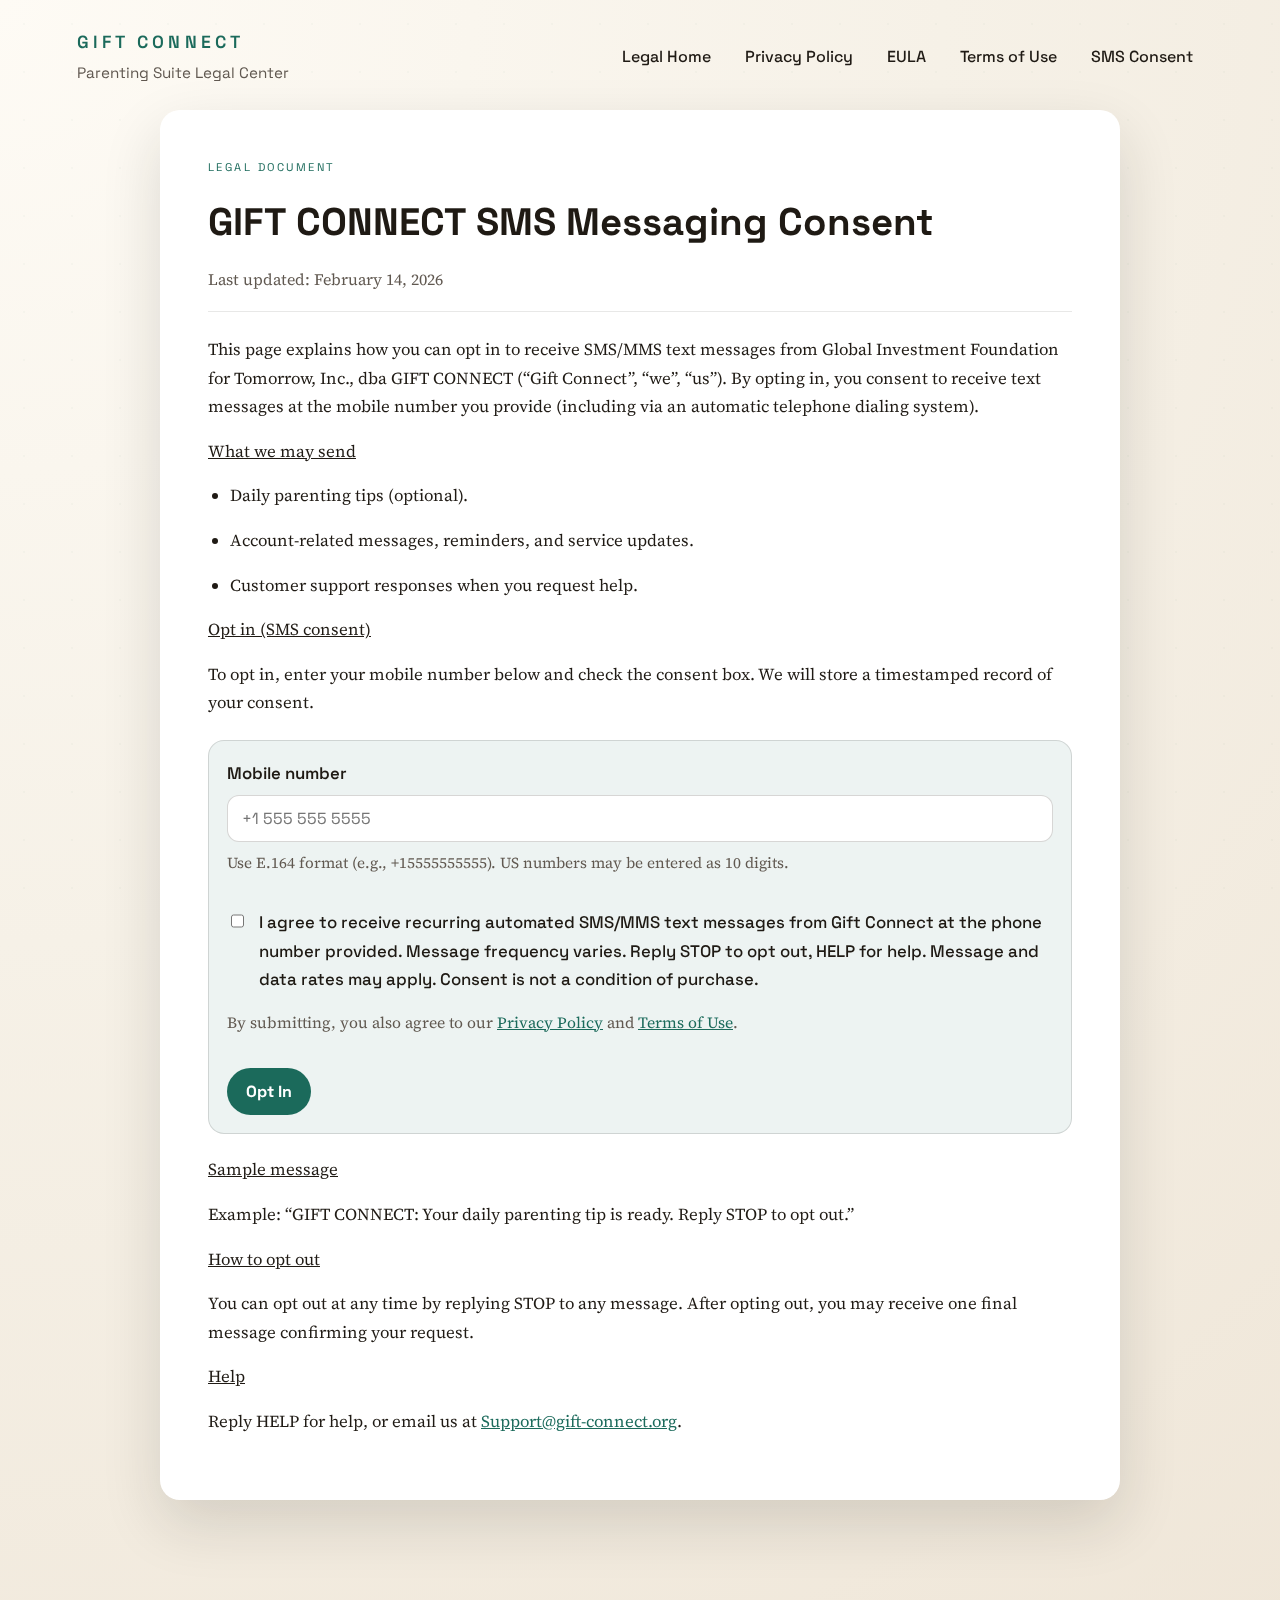
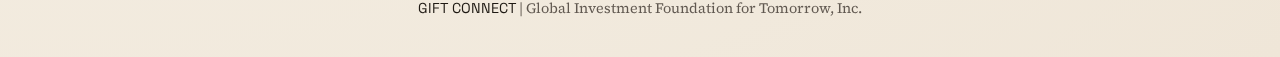
<file: legal/sms-messaging-consent.html>
<!doctype html>
<html lang="en">
  <head>
    <meta charset="utf-8" />
    <meta name="viewport" content="width=device-width, initial-scale=1" />
    <title>GIFT CONNECT SMS Messaging Consent | Gift Connect Legal</title>
    <meta name="description" content="GIFT CONNECT SMS Messaging Consent" />
    <link rel="stylesheet" href="../assets/legal.css" />
    <script src="../assets/sms-consent.js" defer></script>
  </head>
  <body>
    <div class="page">
      <header class="site-header">
        <div class="brand">
          <span class="brand-title">GIFT CONNECT</span>
          <span class="brand-sub">Parenting Suite Legal Center</span>
        </div>
        <nav class="site-nav" aria-label="Primary">
          <a href="../index.html">Legal Home</a>
          <a href="privacy-policy.html">Privacy Policy</a>
          <a href="eula.html">EULA</a>
          <a href="terms-of-use.html">Terms of Use</a>
          <a href="sms-messaging-consent.html">SMS Consent</a>
        </nav>
      </header>
      <main>
        <article class="legal-doc">
          <div class="doc-header">
            <p class="doc-kicker">Legal Document</p>
            <h1>GIFT CONNECT SMS Messaging Consent</h1>
            <p class="doc-meta">Last updated: February 14, 2026</p>
          </div>
          <div class="doc-body">
            <p>
              This page explains how you can opt in to receive SMS/MMS text messages from Global
              Investment Foundation for Tomorrow, Inc., dba GIFT CONNECT (“Gift Connect”, “we”, “us”).
              By opting in, you consent to receive text messages at the mobile number you provide
              (including via an automatic telephone dialing system).
            </p>

            <p><u>What we may send</u></p>
            <ul>
              <li><p>Daily parenting tips (optional).</p></li>
              <li><p>Account-related messages, reminders, and service updates.</p></li>
              <li><p>Customer support responses when you request help.</p></li>
            </ul>

            <p><u>Opt in (SMS consent)</u></p>
            <p>
              To opt in, enter your mobile number below and check the consent box. We will store a
              timestamped record of your consent.
            </p>

            <form
              id="sms-consent-form"
              class="sms-consent-form"
              data-api-url="https://gift-sms-consent.vercel.app/api/sms-consent"
              novalidate
            >
              <div class="sms-consent-field">
                <label for="sms-consent-phone" class="sms-consent-label">Mobile number</label>
                <input
                  id="sms-consent-phone"
                  name="phone"
                  type="tel"
                  inputmode="tel"
                  autocomplete="tel"
                  placeholder="+1 555 555 5555"
                  required
                />
                <p class="sms-consent-hint">
                  Use E.164 format (e.g., +15555555555). US numbers may be entered as 10 digits.
                </p>
              </div>

              <div class="sms-consent-checkbox-row">
                <input id="sms-consent-checkbox" name="consent" type="checkbox" required />
                <label for="sms-consent-checkbox" id="sms-consent-consentText">
                  I agree to receive recurring automated SMS/MMS text messages from Gift Connect at
                  the phone number provided. Message frequency varies. Reply STOP to opt out, HELP
                  for help. Message and data rates may apply. Consent is not a condition of purchase.
                </label>
              </div>

              <p class="sms-consent-note">
                By submitting, you also agree to our <a href="privacy-policy.html">Privacy Policy</a>
                and <a href="terms-of-use.html">Terms of Use</a>.
              </p>

              <div class="sms-consent-actions">
                <button type="submit" class="sms-consent-button">Opt In</button>
                <span id="sms-consent-status" class="sms-consent-status" aria-live="polite"></span>
              </div>

              <input type="hidden" id="sms-consent-version" name="version" value="2026-02-14" />
            </form>

            <p><u>Sample message</u></p>
            <p>Example: “GIFT CONNECT: Your daily parenting tip is ready. Reply STOP to opt out.”</p>

            <p><u>How to opt out</u></p>
            <p>
              You can opt out at any time by replying STOP to any message. After opting out, you may
              receive one final message confirming your request.
            </p>

            <p><u>Help</u></p>
            <p>
              Reply HELP for help, or email us at
              <a href="mailto:Support@gift-connect.org">Support@gift-connect.org</a>.
            </p>
          </div>
        </article>
      </main>
      <footer class="site-footer">
        <span>GIFT CONNECT</span> | Global Investment Foundation for Tomorrow, Inc.
      </footer>
    </div>
  </body>
</html>
</file>
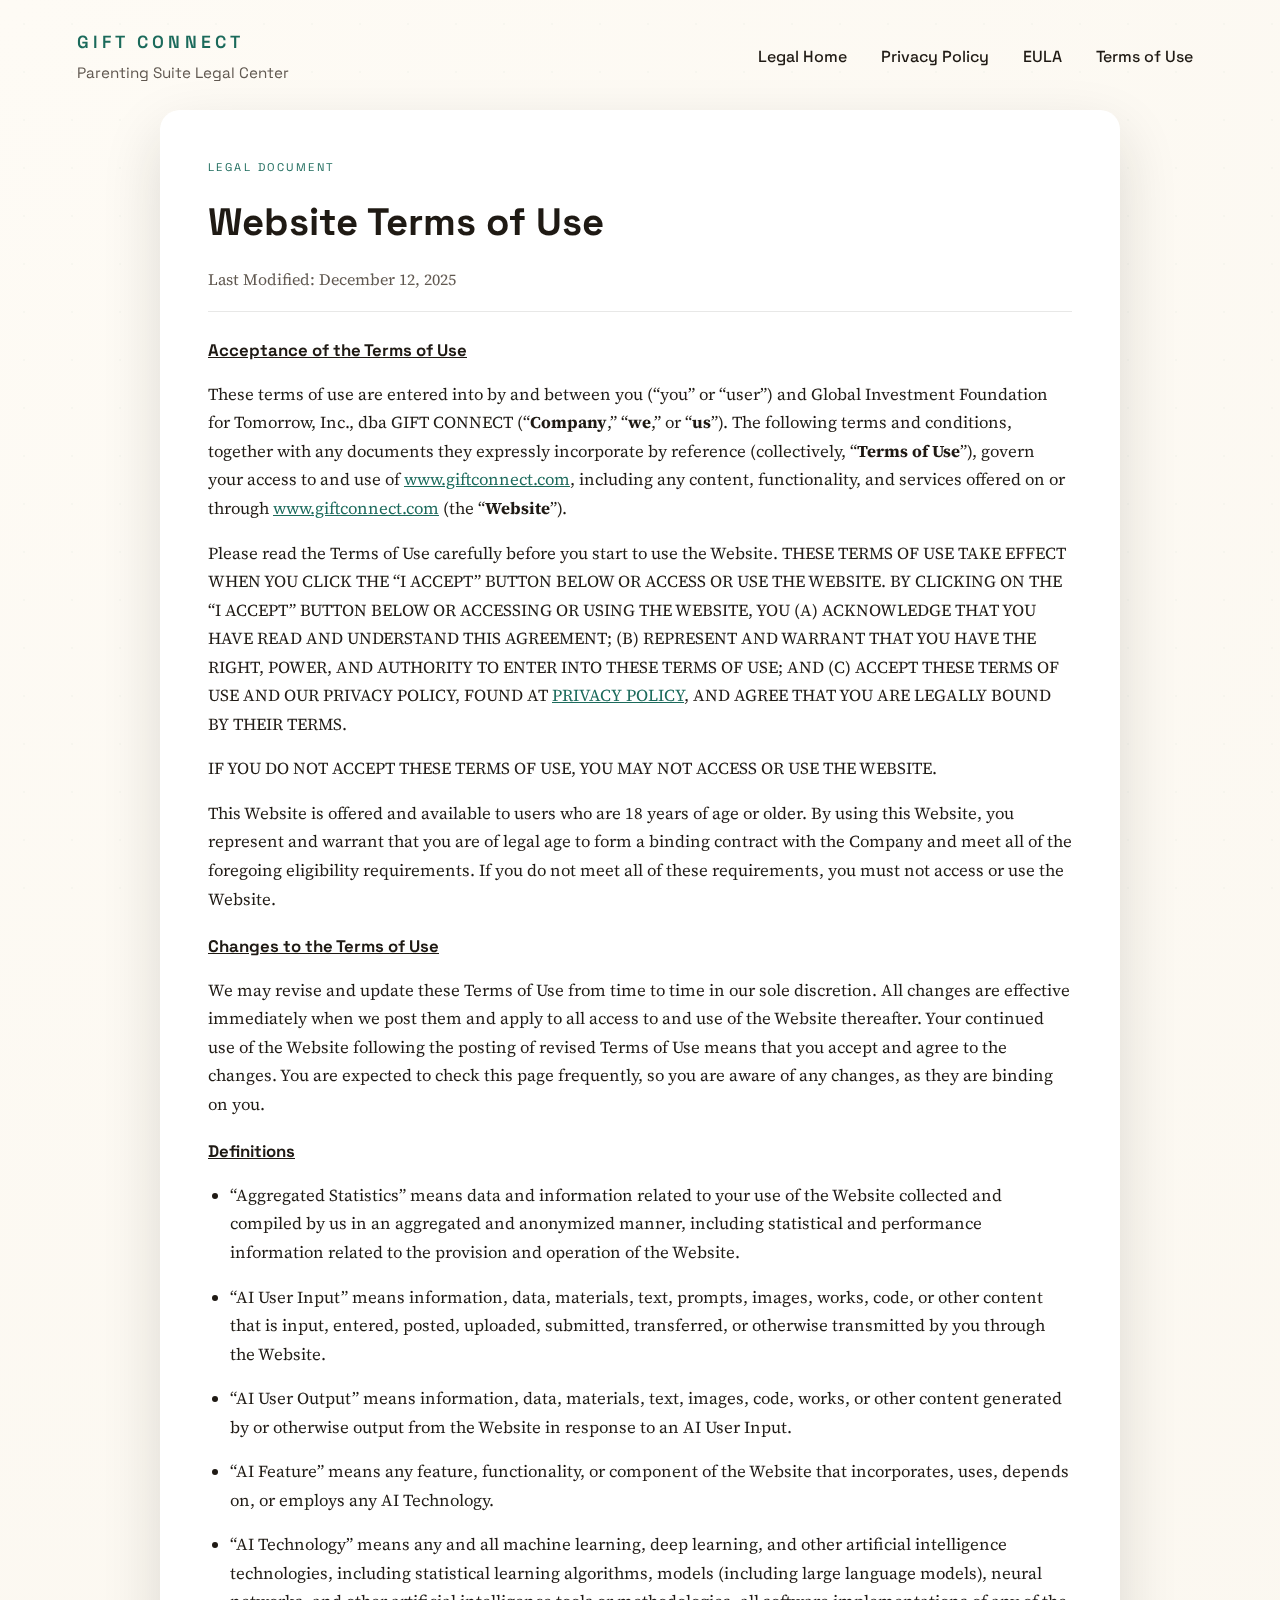
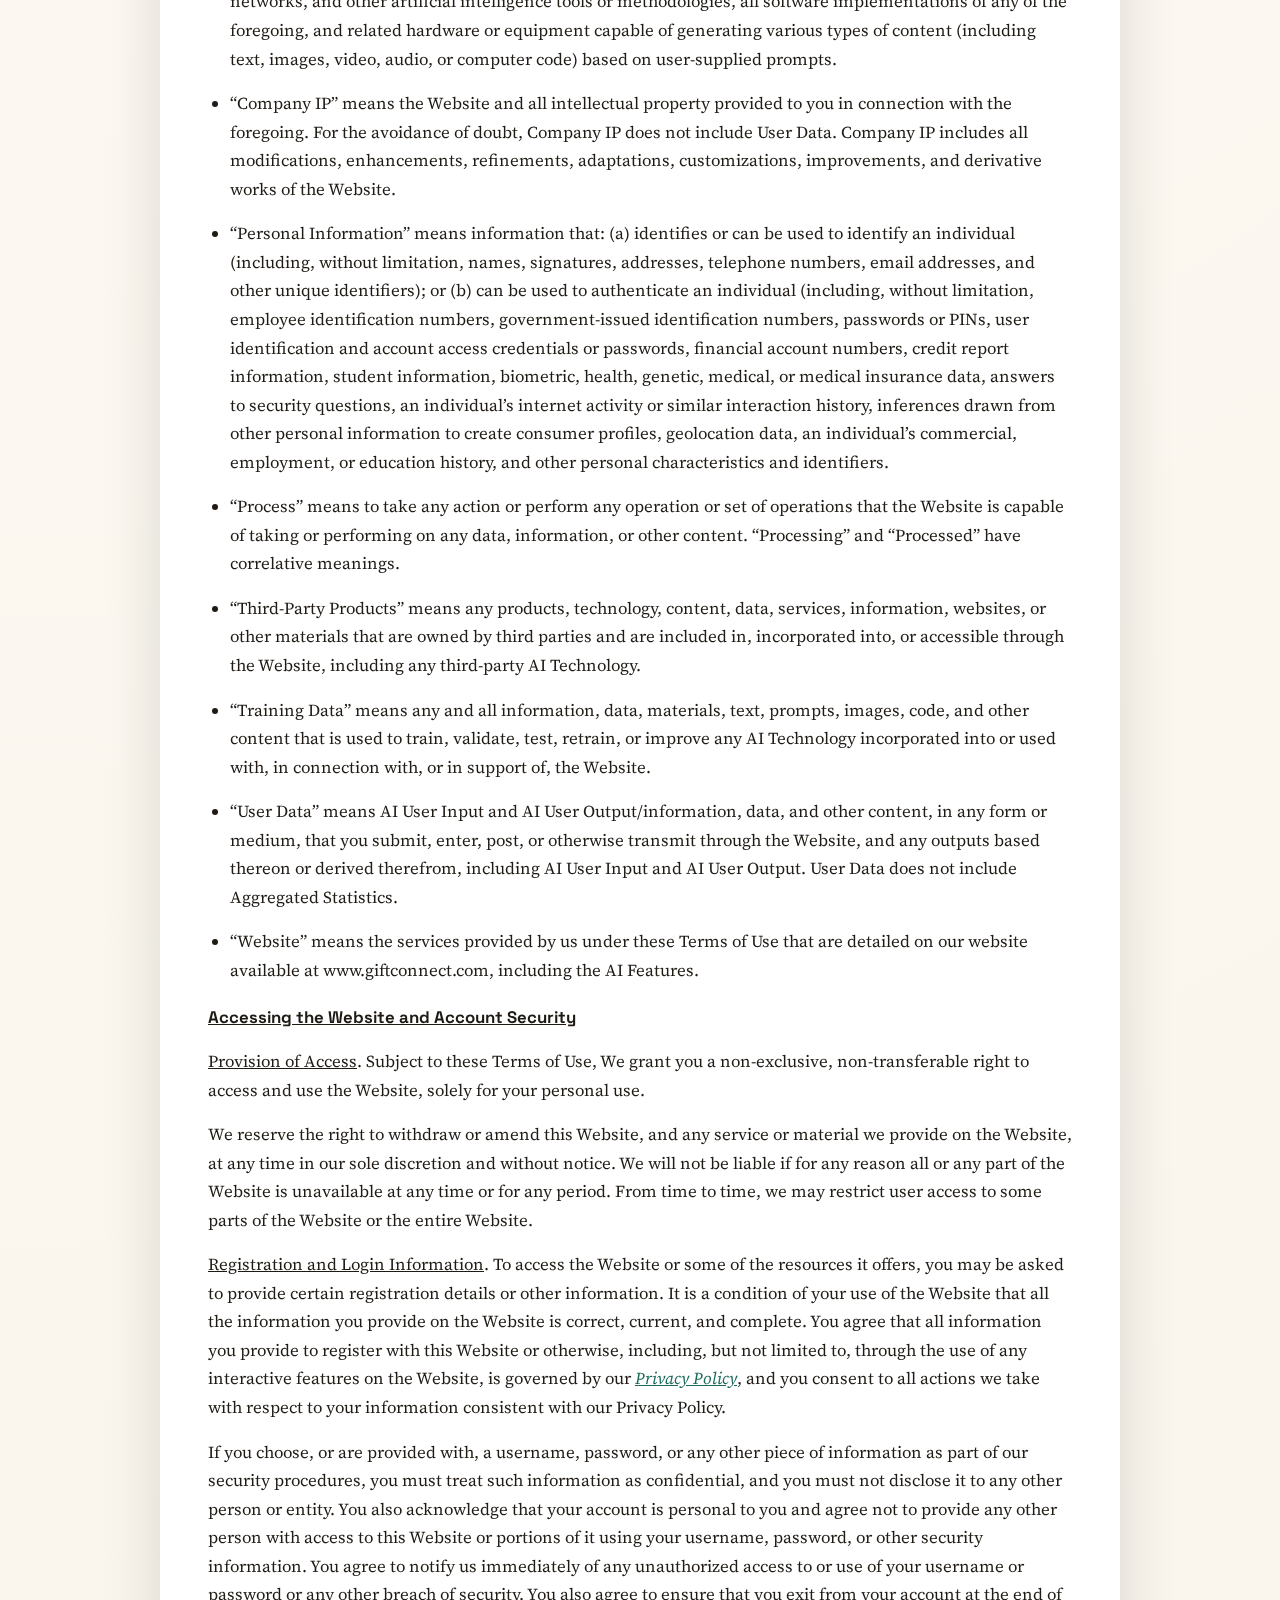
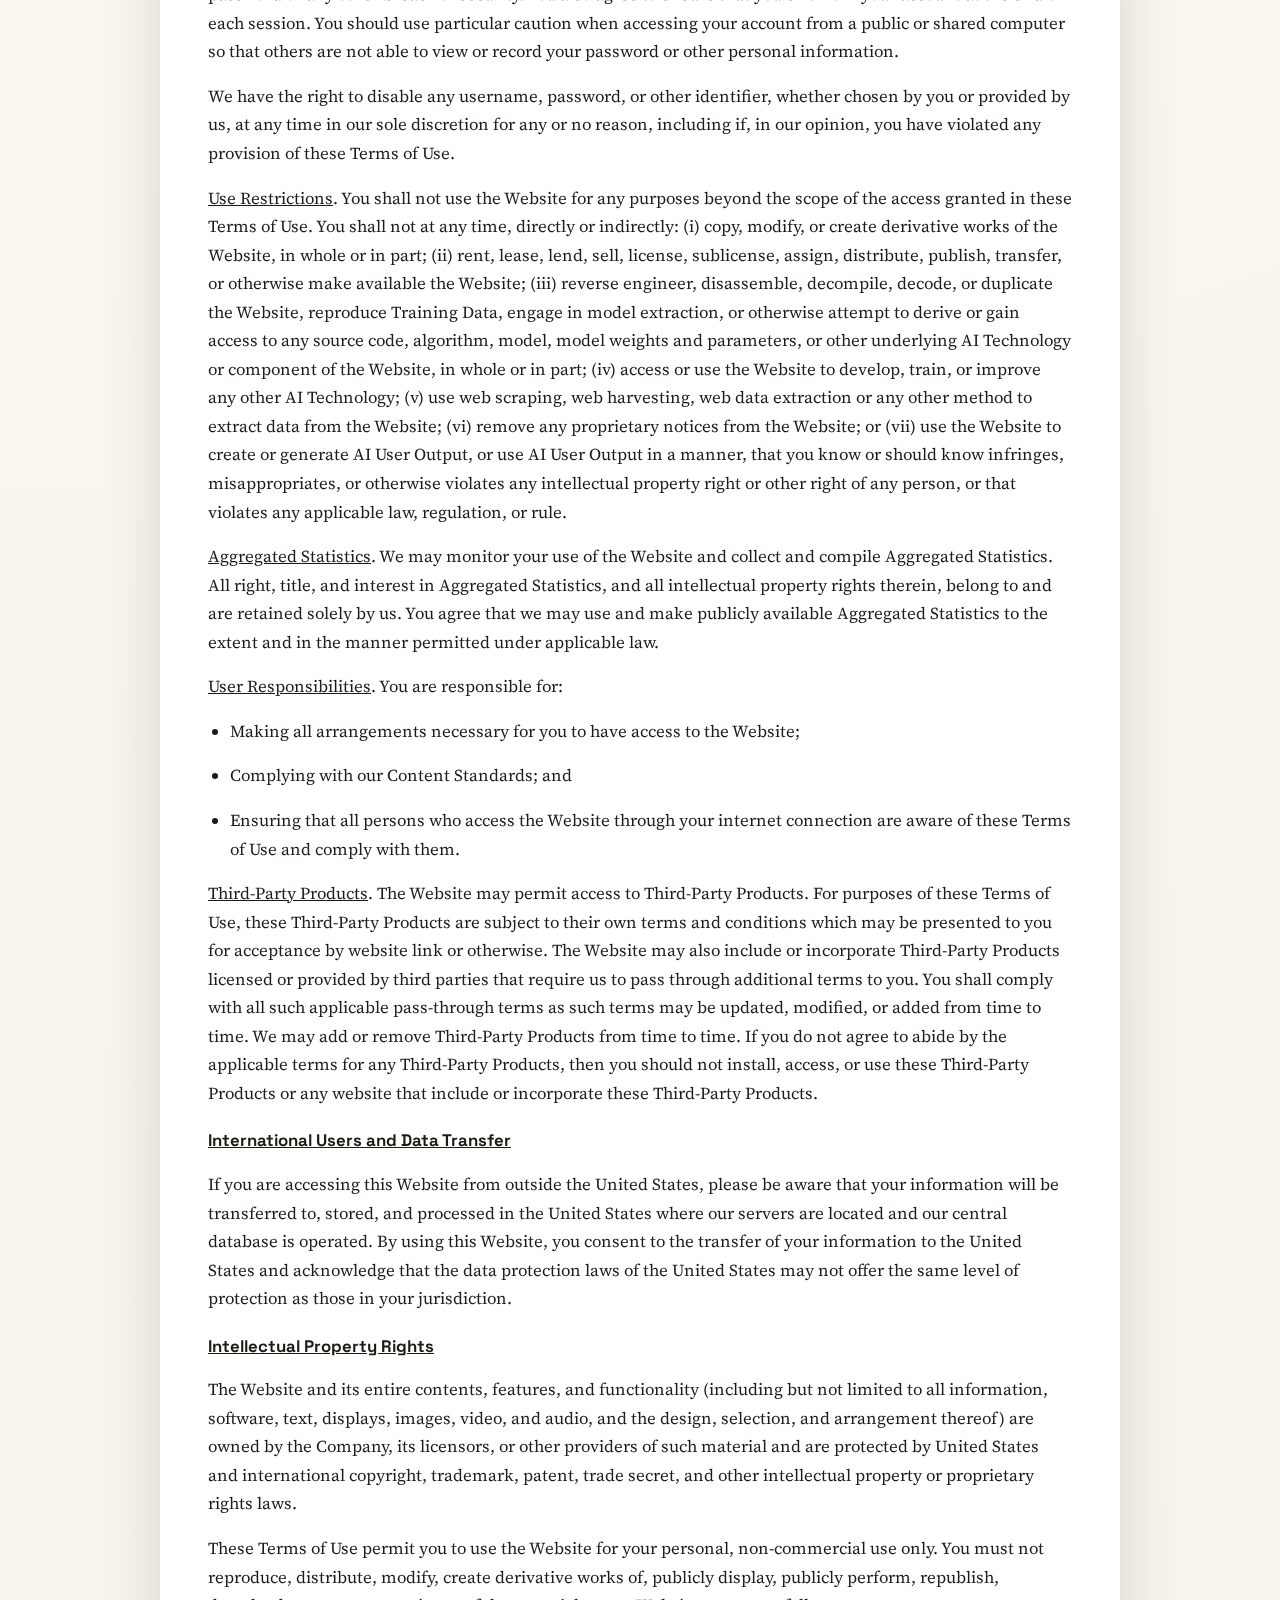
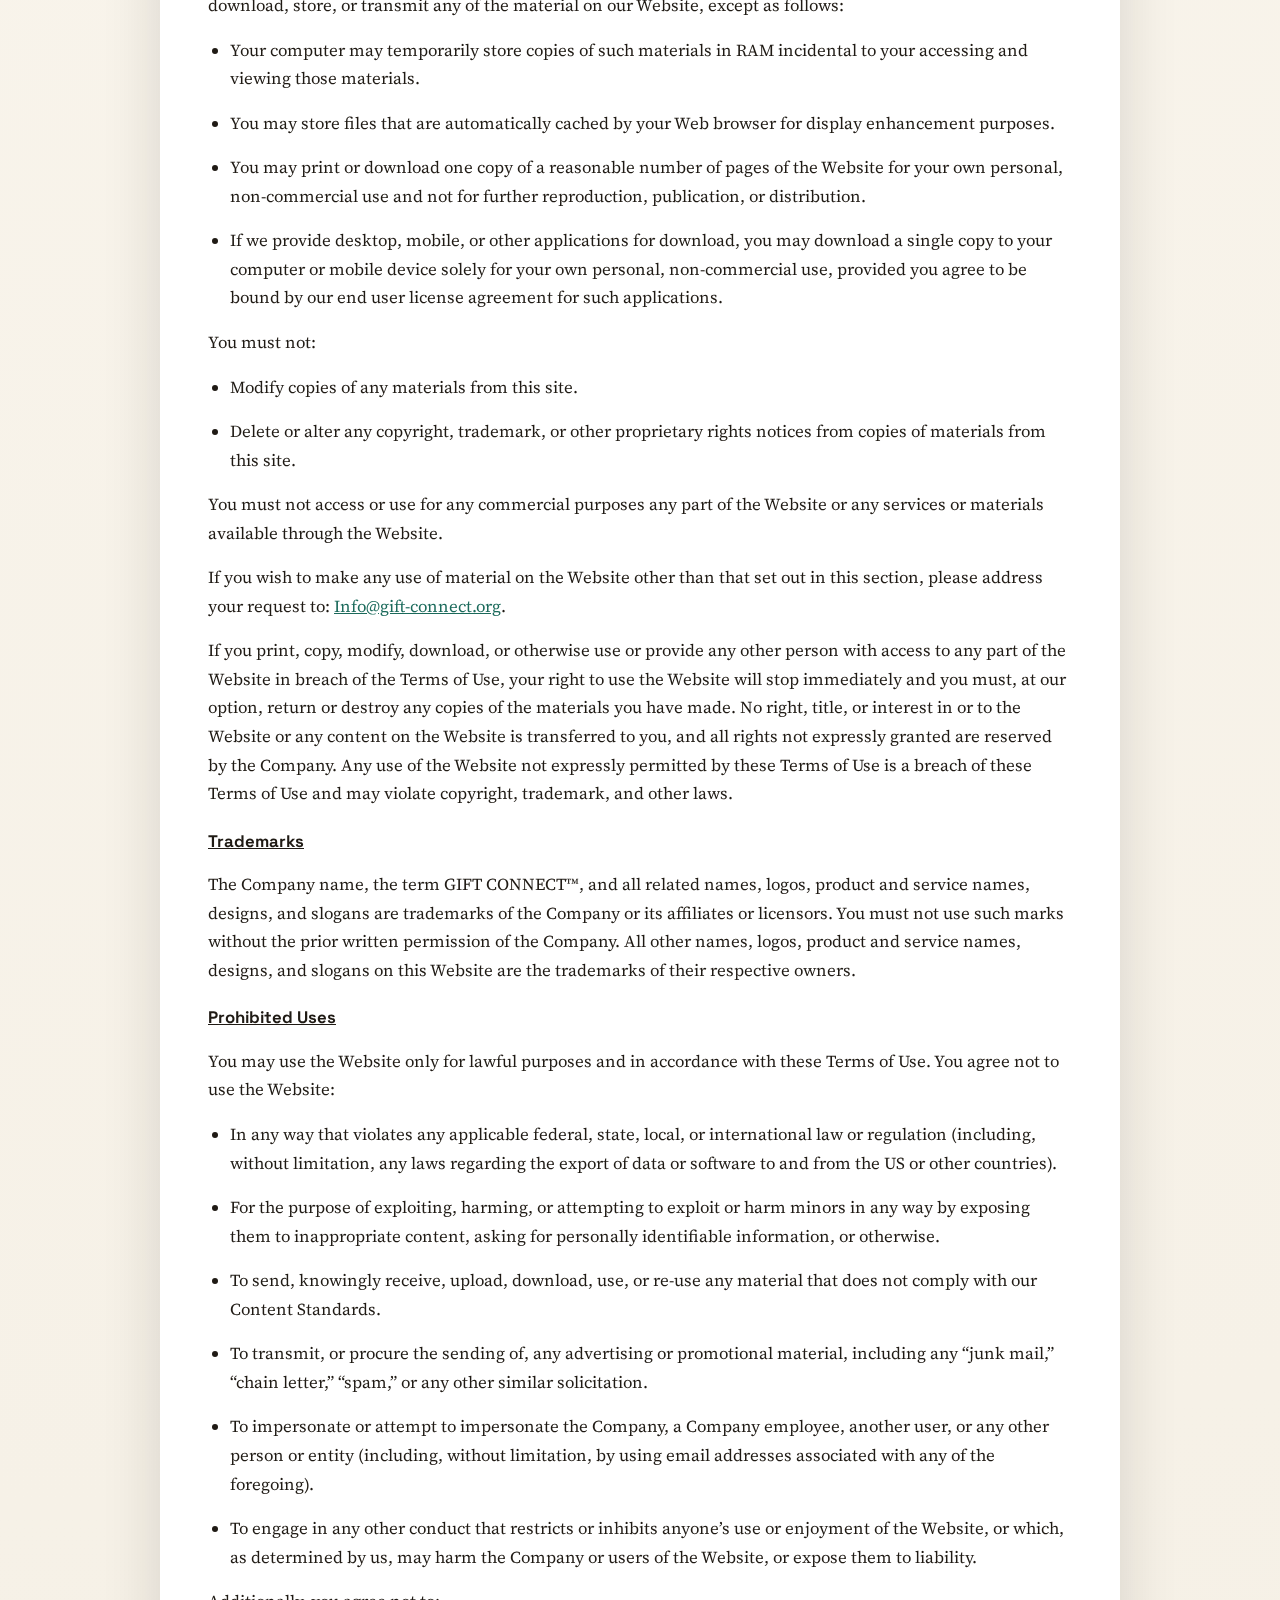
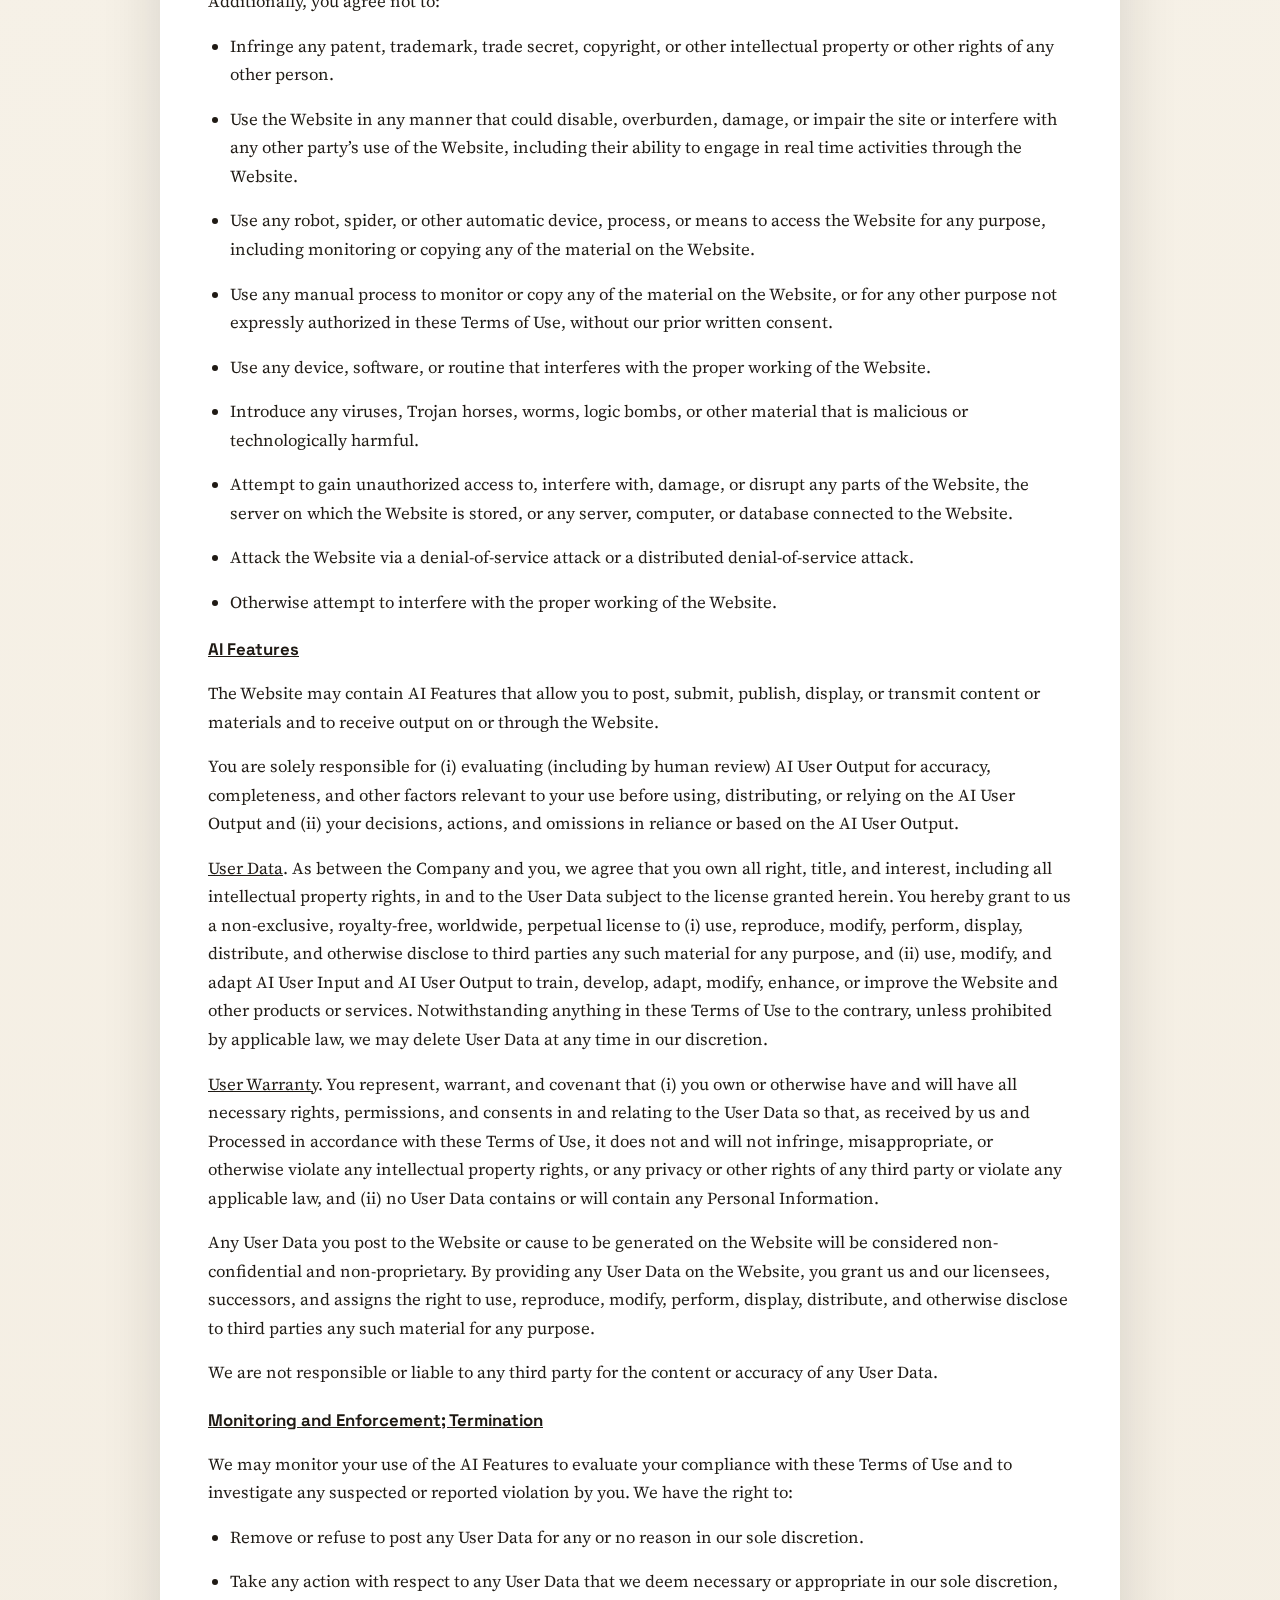
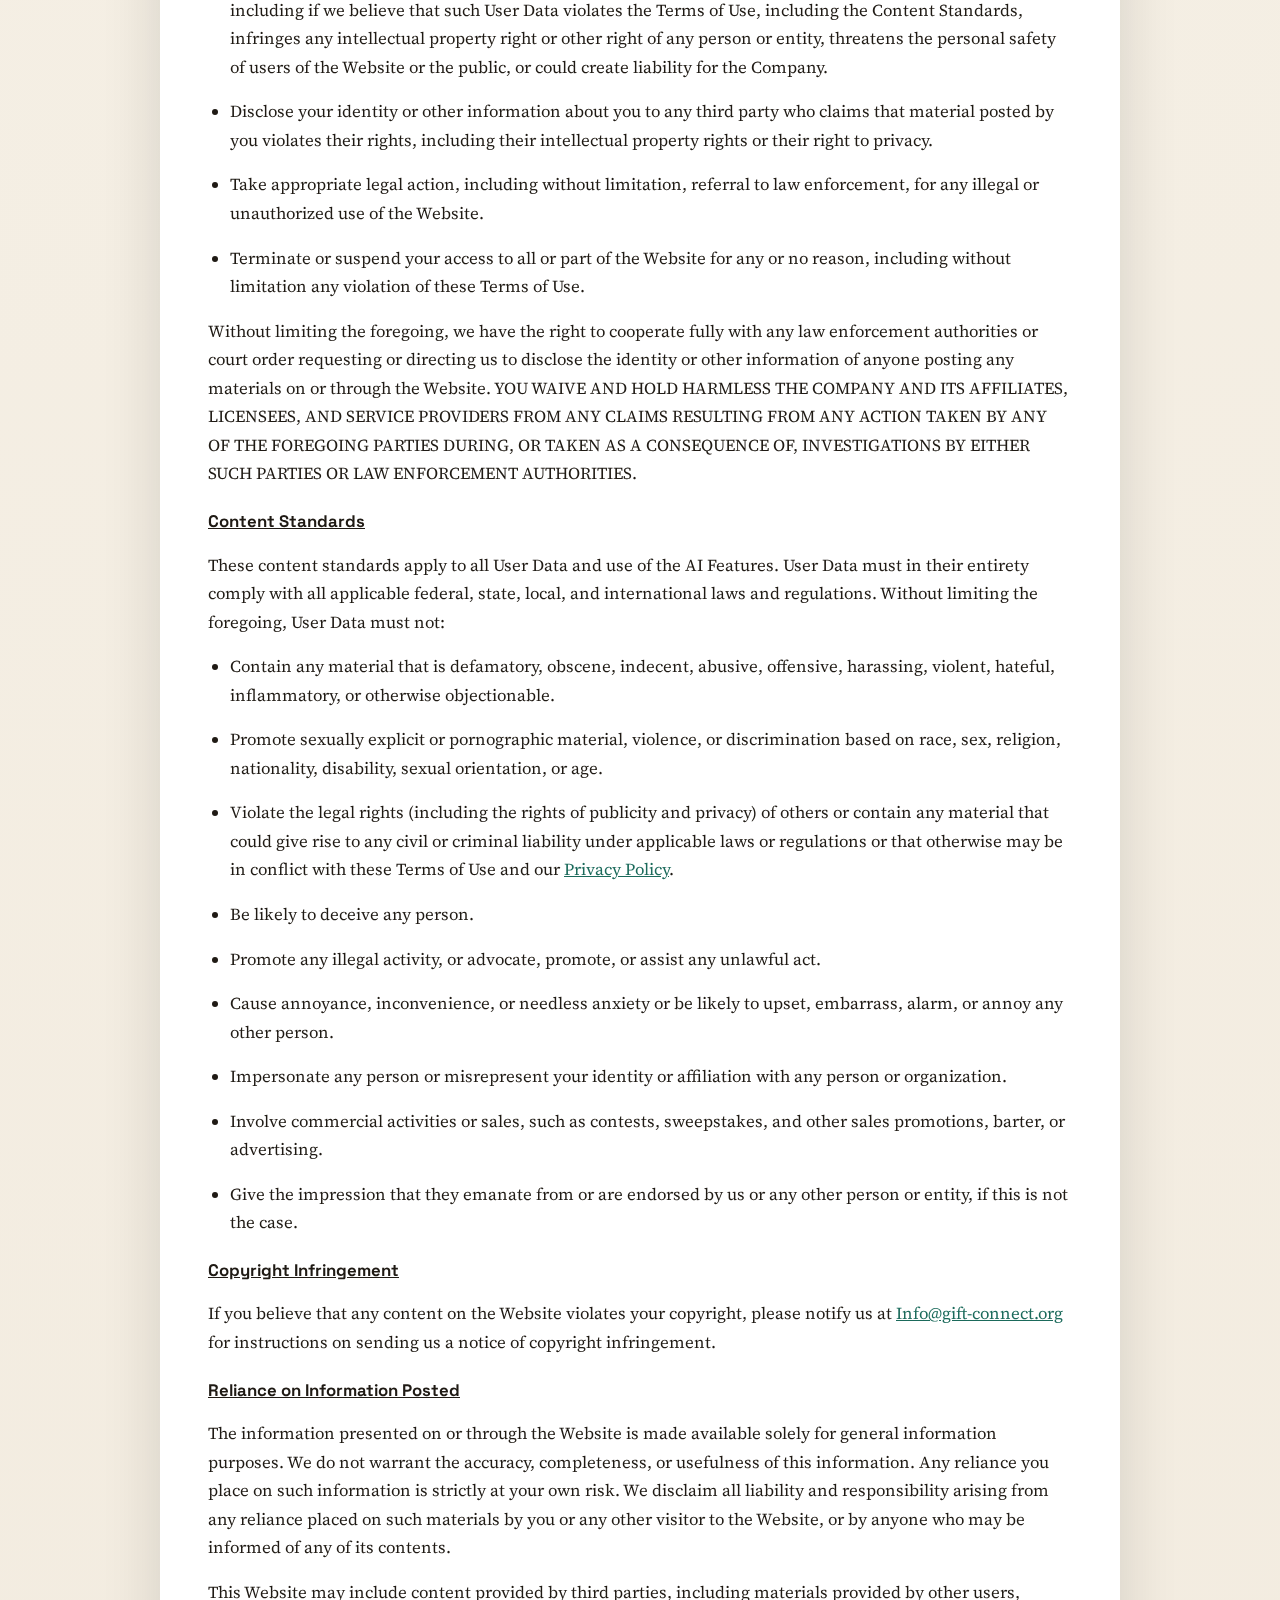
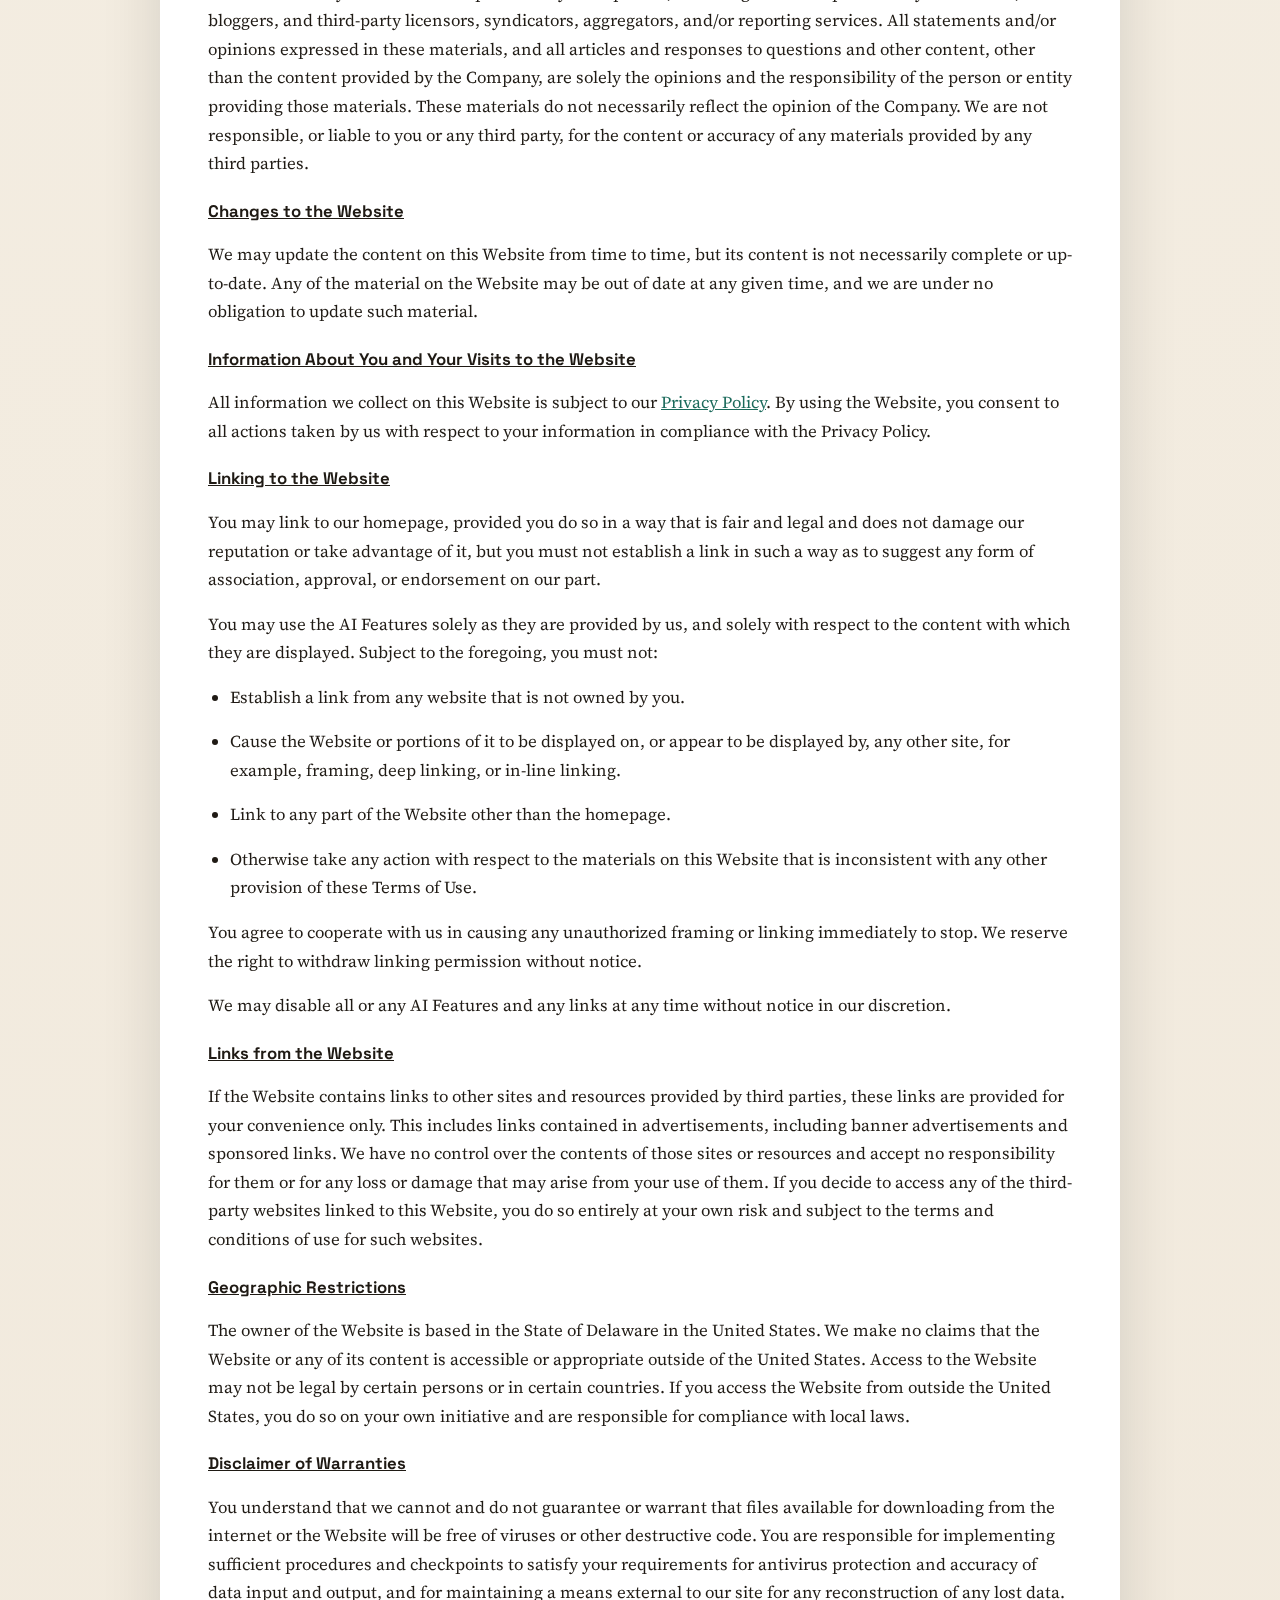
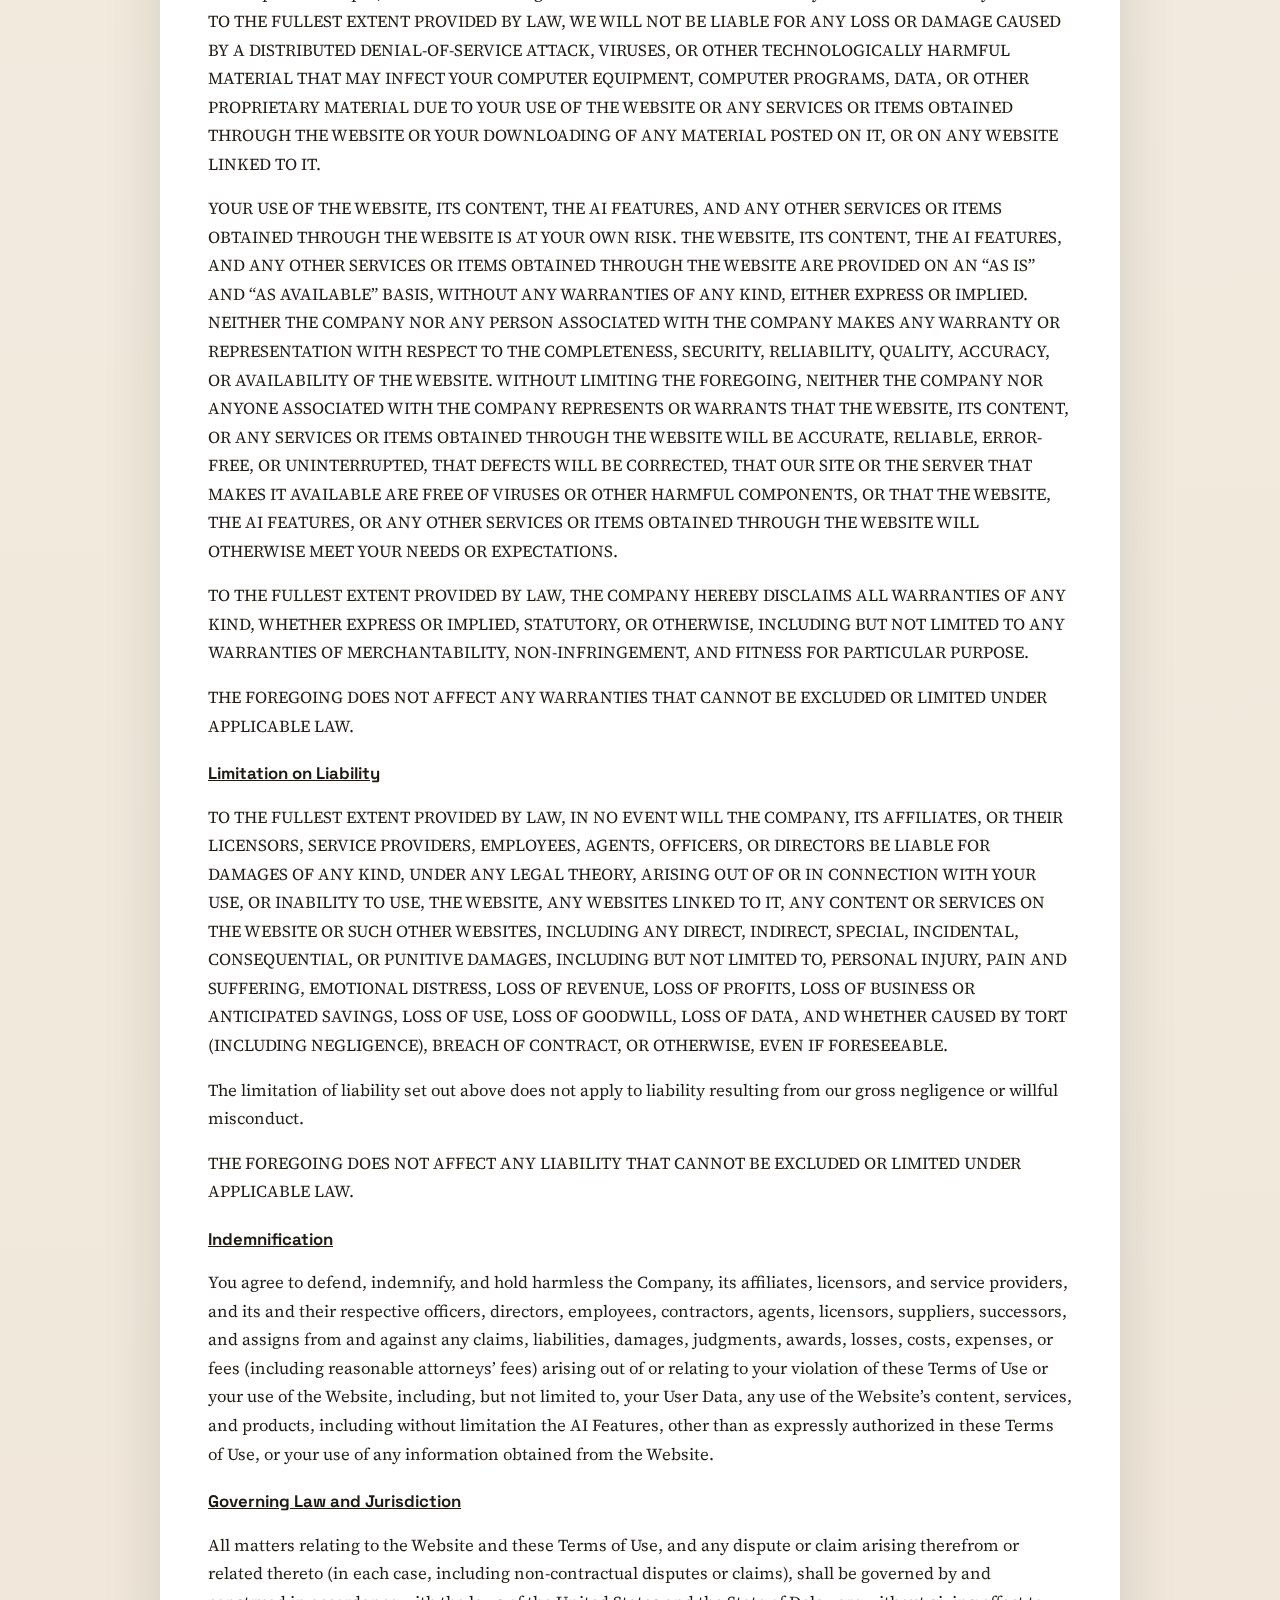
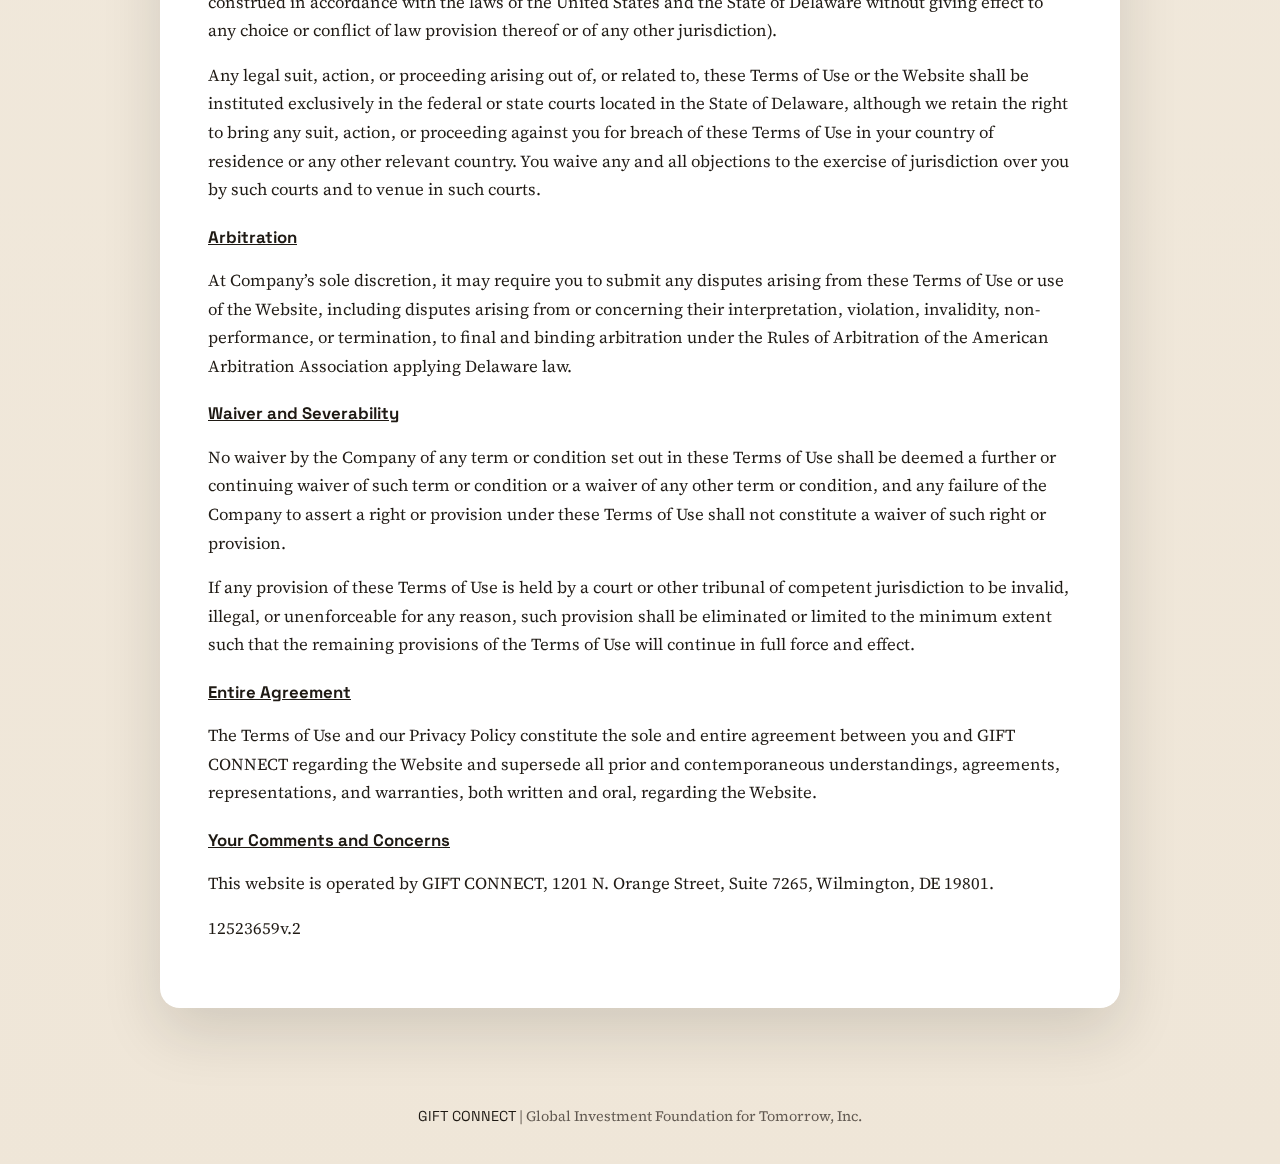
<file: legal/terms-of-use.html>
<!doctype html>
<html lang="en">
  <head>
    <meta charset="utf-8" />
    <meta name="viewport" content="width=device-width, initial-scale=1" />
    <title>Website Terms of Use | Gift Connect Legal</title>
    <meta name="description" content="Website Terms of Use" />
    <link rel="stylesheet" href="../assets/legal.css" />
  </head>
  <body>
    <div class="page">
      <header class="site-header">
        <div class="brand">
          <span class="brand-title">GIFT CONNECT</span>
          <span class="brand-sub">Parenting Suite Legal Center</span>
        </div>
        <nav class="site-nav" aria-label="Primary">
          <a href="../index.html">Legal Home</a>
          <a href="privacy-policy.html">Privacy Policy</a>
          <a href="eula.html">EULA</a>
          <a href="terms-of-use.html">Terms of Use</a>
        </nav>
      </header>
      <main>
        <article class="legal-doc">
          <div class="doc-header">
            <p class="doc-kicker">Legal Document</p>
            <h1>Website Terms of Use</h1>
            <p class="doc-meta">Last Modified: December 12, 2025</p>
          </div>
          <div class="doc-body">
            <p><strong><u>Acceptance of the Terms of Use</u></strong></p>
<p>These terms of use are entered into by and between you (“you” or
“user”) and Global Investment Foundation for Tomorrow, Inc., dba GIFT
CONNECT (“<strong>Company</strong>,” “<strong>we</strong>,” or
“<strong>us</strong>”). The following terms and conditions, together
with any documents they expressly incorporate by reference
(collectively, “<strong>Terms of Use</strong>”), govern your access to
and use of <a href="http://www.giftconnect.com">www.giftconnect.com</a>,
including any content, functionality, and services offered on or through
<a href="http://www.giftconnect.com">www.giftconnect.com</a> (the
“<strong>Website</strong>”).</p>
<p>Please read the Terms of Use carefully before you start to use the
Website. THESE TERMS OF USE TAKE EFFECT WHEN YOU CLICK THE “I ACCEPT”
BUTTON BELOW OR ACCESS OR USE THE WEBSITE. BY CLICKING ON THE “I ACCEPT”
BUTTON BELOW OR ACCESSING OR USING THE WEBSITE, YOU (A) ACKNOWLEDGE THAT
YOU HAVE READ AND UNDERSTAND THIS AGREEMENT; (B) REPRESENT AND WARRANT
THAT YOU HAVE THE RIGHT, POWER, AND AUTHORITY TO ENTER INTO THESE TERMS
OF USE; AND (C) ACCEPT THESE TERMS OF USE AND OUR PRIVACY POLICY, FOUND
AT <a href="https://gift-connect.org/privacy-policy/">PRIVACY
POLICY</a>, AND AGREE THAT YOU ARE LEGALLY BOUND BY THEIR TERMS.</p>
<p>IF YOU DO NOT ACCEPT THESE TERMS OF USE, YOU MAY NOT ACCESS OR USE
THE WEBSITE.</p>
<p>This Website is offered and available to users who are 18 years of
age or older. By using this Website, you represent and warrant that you
are of legal age to form a binding contract with the Company and meet
all of the foregoing eligibility requirements. If you do not meet all of
these requirements, you must not access or use the Website.</p>
<p><strong><u>Changes to the Terms of Use</u></strong></p>
<p>We may revise and update these Terms of Use from time to time in our
sole discretion. All changes are effective immediately when we post them
and apply to all access to and use of the Website thereafter. Your
continued use of the Website following the posting of revised Terms of
Use means that you accept and agree to the changes. You are expected to
check this page frequently, so you are aware of any changes, as they are
binding on you.</p>
<p><strong><u>Definitions</u></strong></p>
<ul>
<li><p>“Aggregated Statistics” means data and information related to
your use of the Website collected and compiled by us in an aggregated
and anonymized manner, including statistical and performance information
related to the provision and operation of the Website.</p></li>
<li><p>“AI User Input” means information, data, materials, text,
prompts, images, works, code, or other content that is input, entered,
posted, uploaded, submitted, transferred, or otherwise transmitted by
you through the Website.</p></li>
<li><p>“AI User Output” means information, data, materials, text,
images, code, works, or other content generated by or otherwise output
from the Website in response to an AI User Input.</p></li>
<li><p>“AI Feature” means any feature, functionality, or component of
the Website that incorporates, uses, depends on, or employs any AI
Technology.</p></li>
<li><p>“AI Technology” means any and all machine learning, deep
learning, and other artificial intelligence technologies, including
statistical learning algorithms, models (including large language
models), neural networks, and other artificial intelligence tools or
methodologies, all software implementations of any of the foregoing, and
related hardware or equipment capable of generating various types of
content (including text, images, video, audio, or computer code) based
on user-supplied prompts.</p></li>
<li><p>“Company IP” means the Website and all intellectual property
provided to you in connection with the foregoing. For the avoidance of
doubt, Company IP does not include User Data. Company IP includes all
modifications, enhancements, refinements, adaptations, customizations,
improvements, and derivative works of the Website.</p></li>
<li><p>“Personal Information” means information that: (a) identifies or
can be used to identify an individual (including, without limitation,
names, signatures, addresses, telephone numbers, email addresses, and
other unique identifiers); or (b) can be used to authenticate an
individual (including, without limitation, employee identification
numbers, government-issued identification numbers, passwords or PINs,
user identification and account access credentials or passwords,
financial account numbers, credit report information, student
information, biometric, health, genetic, medical, or medical insurance
data, answers to security questions, an individual’s internet activity
or similar interaction history, inferences drawn from other personal
information to create consumer profiles, geolocation data, an
individual’s commercial, employment, or education history, and other
personal characteristics and identifiers.</p></li>
<li><p>“Process” means to take any action or perform any operation or
set of operations that the Website is capable of taking or performing on
any data, information, or other content. “Processing” and “Processed”
have correlative meanings.</p></li>
<li><p>“Third-Party Products” means any products, technology, content,
data, services, information, websites, or other materials that are owned
by third parties and are included in, incorporated into, or accessible
through the Website, including any third-party AI Technology.</p></li>
<li><p>“Training Data” means any and all information, data, materials,
text, prompts, images, code, and other content that is used to train,
validate, test, retrain, or improve any AI Technology incorporated into
or used with, in connection with, or in support of, the
Website.</p></li>
<li><p>“User Data” means AI User Input and AI User Output/information,
data, and other content, in any form or medium, that you submit, enter,
post, or otherwise transmit through the Website, and any outputs based
thereon or derived therefrom, including AI User Input and AI User
Output. User Data does not include Aggregated Statistics.</p></li>
<li><p>“Website” means the services provided by us under these Terms of
Use that are detailed on our website available at www.giftconnect.com,
including the AI Features.</p></li>
</ul>
<p><strong><u>Accessing the Website and Account
Security</u></strong></p>
<p><u>Provision of Access</u>. Subject to these Terms of Use, We grant
you a non-exclusive, non-transferable right to access and use the
Website, solely for your personal use.</p>
<p>We reserve the right to withdraw or amend this Website, and any
service or material we provide on the Website, at any time in our sole
discretion and without notice. We will not be liable if for any reason
all or any part of the Website is unavailable at any time or for any
period. From time to time, we may restrict user access to some parts of
the Website or the entire Website.</p>
<p><u>Registration and Login Information</u>. To access the Website or
some of the resources it offers, you may be asked to provide certain
registration details or other information. It is a condition of your use
of the Website that all the information you provide on the Website is
correct, current, and complete. You agree that all information you
provide to register with this Website or otherwise, including, but not
limited to, through the use of any interactive features on the Website,
is governed by our <a
href="https://gift-connect.org/privacy-policy/"><em>Privacy
Policy</em></a>, and you consent to all actions we take with respect to
your information consistent with our Privacy Policy.</p>
<p>If you choose, or are provided with, a username, password, or any
other piece of information as part of our security procedures, you must
treat such information as confidential, and you must not disclose it to
any other person or entity. You also acknowledge that your account is
personal to you and agree not to provide any other person with access to
this Website or portions of it using your username, password, or other
security information. You agree to notify us immediately of any
unauthorized access to or use of your username or password or any other
breach of security. You also agree to ensure that you exit from your
account at the end of each session. You should use particular caution
when accessing your account from a public or shared computer so that
others are not able to view or record your password or other personal
information.</p>
<p>We have the right to disable any username, password, or other
identifier, whether chosen by you or provided by us, at any time in our
sole discretion for any or no reason, including if, in our opinion, you
have violated any provision of these Terms of Use.</p>
<p><u>Use Restrictions</u>. You shall not use the Website for any
purposes beyond the scope of the access granted in these Terms of Use.
You shall not at any time, directly or indirectly: (i) copy, modify, or
create derivative works of the Website, in whole or in part; (ii) rent,
lease, lend, sell, license, sublicense, assign, distribute, publish,
transfer, or otherwise make available the Website; (iii) reverse
engineer, disassemble, decompile, decode, or duplicate the Website,
reproduce Training Data, engage in model extraction, or otherwise
attempt to derive or gain access to any source code, algorithm, model,
model weights and parameters, or other underlying AI Technology or
component of the Website, in whole or in part; (iv) access or use the
Website to develop, train, or improve any other AI Technology; (v) use
web scraping, web harvesting, web data extraction or any other method to
extract data from the Website; (vi) remove any proprietary notices from
the Website; or (vii) use the Website to create or generate AI User
Output, or use AI User Output in a manner, that you know or should know
infringes, misappropriates, or otherwise violates any intellectual
property right or other right of any person, or that violates any
applicable law, regulation, or rule.</p>
<p><u>Aggregated Statistics</u>. We may monitor your use of the Website
and collect and compile Aggregated Statistics. All right, title, and
interest in Aggregated Statistics, and all intellectual property rights
therein, belong to and are retained solely by us. You agree that we may
use and make publicly available Aggregated Statistics to the extent and
in the manner permitted under applicable law.</p>
<p><u>User Responsibilities</u>. You are responsible for:</p>
<ul>
<li><p>Making all arrangements necessary for you to have access to the
Website;</p></li>
<li><p>Complying with our Content Standards; and</p></li>
<li><p>Ensuring that all persons who access the Website through your
internet connection are aware of these Terms of Use and comply with
them.</p></li>
</ul>
<p><u>Third-Party Products</u>. The Website may permit access to
Third-Party Products. For purposes of these Terms of Use, these
Third-Party Products are subject to their own terms and conditions which
may be presented to you for acceptance by website link or otherwise. The
Website may also include or incorporate Third-Party Products licensed or
provided by third parties that require us to pass through additional
terms to you. You shall comply with all such applicable pass-through
terms as such terms may be updated, modified, or added from time to
time. We may add or remove Third-Party Products from time to time. If
you do not agree to abide by the applicable terms for any Third-Party
Products, then you should not install, access, or use these Third-Party
Products or any website that include or incorporate these Third-Party
Products.</p>
<p><strong><u>International Users and Data Transfer</u></strong></p>
<p>If you are accessing this Website from outside the United States,
please be aware that your information will be transferred to, stored,
and processed in the United States where our servers are located and our
central database is operated. By using this Website, you consent to the
transfer of your information to the United States and acknowledge that
the data protection laws of the United States may not offer the same
level of protection as those in your jurisdiction.</p>
<p><strong><u>Intellectual Property Rights</u></strong></p>
<p>The Website and its entire contents, features, and functionality
(including but not limited to all information, software, text, displays,
images, video, and audio, and the design, selection, and arrangement
thereof) are owned by the Company, its licensors, or other providers of
such material and are protected by United States and international
copyright, trademark, patent, trade secret, and other intellectual
property or proprietary rights laws.</p>
<p>These Terms of Use permit you to use the Website for your personal,
non-commercial use only. You must not reproduce, distribute, modify,
create derivative works of, publicly display, publicly perform,
republish, download, store, or transmit any of the material on our
Website, except as follows:</p>
<ul>
<li><p>Your computer may temporarily store copies of such materials in
RAM incidental to your accessing and viewing those materials.</p></li>
<li><p>You may store files that are automatically cached by your Web
browser for display enhancement purposes.</p></li>
<li><p>You may print or download one copy of a reasonable number of
pages of the Website for your own personal, non-commercial use and not
for further reproduction, publication, or distribution.</p></li>
<li><p>If we provide desktop, mobile, or other applications for
download, you may download a single copy to your computer or mobile
device solely for your own personal, non-commercial use, provided you
agree to be bound by our end user license agreement for such
applications.</p></li>
</ul>
<p>You must not:</p>
<ul>
<li><p>Modify copies of any materials from this site.</p></li>
<li><p>Delete or alter any copyright, trademark, or other proprietary
rights notices from copies of materials from this site.</p></li>
</ul>
<p>You must not access or use for any commercial purposes any part of
the Website or any services or materials available through the
Website.</p>
<p>If you wish to make any use of material on the Website other than
that set out in this section, please address your request to: <a
href="mailto:Info@gift-connect.org">Info@gift-connect.org</a>.</p>
<p>If you print, copy, modify, download, or otherwise use or provide any
other person with access to any part of the Website in breach of the
Terms of Use, your right to use the Website will stop immediately and
you must, at our option, return or destroy any copies of the materials
you have made. No right, title, or interest in or to the Website or any
content on the Website is transferred to you, and all rights not
expressly granted are reserved by the Company. Any use of the Website
not expressly permitted by these Terms of Use is a breach of these Terms
of Use and may violate copyright, trademark, and other laws.</p>
<p><strong><u>Trademarks</u></strong></p>
<p>The Company name, the term GIFT CONNECT™, and all related names,
logos, product and service names, designs, and slogans are trademarks of
the Company or its affiliates or licensors. You must not use such marks
without the prior written permission of the Company. All other names,
logos, product and service names, designs, and slogans on this Website
are the trademarks of their respective owners.</p>
<p><strong><u>Prohibited Uses</u></strong></p>
<p>You may use the Website only for lawful purposes and in accordance
with these Terms of Use. You agree not to use the Website:</p>
<ul>
<li><p>In any way that violates any applicable federal, state, local, or
international law or regulation (including, without limitation, any laws
regarding the export of data or software to and from the US or other
countries).</p></li>
<li><p>For the purpose of exploiting, harming, or attempting to exploit
or harm minors in any way by exposing them to inappropriate content,
asking for personally identifiable information, or otherwise.</p></li>
<li><p>To send, knowingly receive, upload, download, use, or re-use any
material that does not comply with our Content Standards.</p></li>
<li><p>To transmit, or procure the sending of, any advertising or
promotional material, including any “junk mail,” “chain letter,” “spam,”
or any other similar solicitation.</p></li>
<li><p>To impersonate or attempt to impersonate the Company, a Company
employee, another user, or any other person or entity (including,
without limitation, by using email addresses associated with any of the
foregoing).</p></li>
<li><p>To engage in any other conduct that restricts or inhibits
anyone’s use or enjoyment of the Website, or which, as determined by us,
may harm the Company or users of the Website, or expose them to
liability.</p></li>
</ul>
<p>Additionally, you agree not to:</p>
<ul>
<li><p>Infringe any patent, trademark, trade secret, copyright, or other
intellectual property or other rights of any other person.</p></li>
<li><p>Use the Website in any manner that could disable, overburden,
damage, or impair the site or interfere with any other party’s use of
the Website, including their ability to engage in real time activities
through the Website.</p></li>
<li><p>Use any robot, spider, or other automatic device, process, or
means to access the Website for any purpose, including monitoring or
copying any of the material on the Website.</p></li>
<li><p>Use any manual process to monitor or copy any of the material on
the Website, or for any other purpose not expressly authorized in these
Terms of Use, without our prior written consent.</p></li>
<li><p>Use any device, software, or routine that interferes with the
proper working of the Website.</p></li>
<li><p>Introduce any viruses, Trojan horses, worms, logic bombs, or
other material that is malicious or technologically harmful.</p></li>
<li><p>Attempt to gain unauthorized access to, interfere with, damage,
or disrupt any parts of the Website, the server on which the Website is
stored, or any server, computer, or database connected to the
Website.</p></li>
<li><p>Attack the Website via a denial-of-service attack or a
distributed denial-of-service attack.</p></li>
<li><p>Otherwise attempt to interfere with the proper working of the
Website.</p></li>
</ul>
<p><strong><u>AI Features</u></strong></p>
<p>The Website may contain AI Features that allow you to post, submit,
publish, display, or transmit content or materials and to receive output
on or through the Website.</p>
<p>You are solely responsible for (i) evaluating (including by human
review) AI User Output for accuracy, completeness, and other factors
relevant to your use before using, distributing, or relying on the AI
User Output and (ii) your decisions, actions, and omissions in reliance
or based on the AI User Output.</p>
<p><u>User Data</u>. As between the Company and you, we agree that you
own all right, title, and interest, including all intellectual property
rights, in and to the User Data subject to the license granted herein.
You hereby grant to us a non-exclusive, royalty-free, worldwide,
perpetual license to (i) use, reproduce, modify, perform, display,
distribute, and otherwise disclose to third parties any such material
for any purpose, and (ii) use, modify, and adapt AI User Input and AI
User Output to train, develop, adapt, modify, enhance, or improve the
Website and other products or services. Notwithstanding anything in
these Terms of Use to the contrary, unless prohibited by applicable law,
we may delete User Data at any time in our discretion.</p>
<p><u>User Warranty</u>. You represent, warrant, and covenant that (i)
you own or otherwise have and will have all necessary rights,
permissions, and consents in and relating to the User Data so that, as
received by us and Processed in accordance with these Terms of Use, it
does not and will not infringe, misappropriate, or otherwise violate any
intellectual property rights, or any privacy or other rights of any
third party or violate any applicable law, and (ii) no User Data
contains or will contain any Personal Information.</p>
<p>Any User Data you post to the Website or cause to be generated on the
Website will be considered non-confidential and non-proprietary. By
providing any User Data on the Website, you grant us and our licensees,
successors, and assigns the right to use, reproduce, modify, perform,
display, distribute, and otherwise disclose to third parties any such
material for any purpose.</p>
<p>We are not responsible or liable to any third party for the content
or accuracy of any User Data.</p>
<p><strong><u>Monitoring and Enforcement; Termination</u></strong></p>
<p>We may monitor your use of the AI Features to evaluate your
compliance with these Terms of Use and to investigate any suspected or
reported violation by you. We have the right to:</p>
<ul>
<li><p>Remove or refuse to post any User Data for any or no reason in
our sole discretion.</p></li>
<li><p>Take any action with respect to any User Data that we deem
necessary or appropriate in our sole discretion, including if we believe
that such User Data violates the Terms of Use, including the Content
Standards, infringes any intellectual property right or other right of
any person or entity, threatens the personal safety of users of the
Website or the public, or could create liability for the
Company.</p></li>
<li><p>Disclose your identity or other information about you to any
third party who claims that material posted by you violates their
rights, including their intellectual property rights or their right to
privacy.</p></li>
<li><p>Take appropriate legal action, including without limitation,
referral to law enforcement, for any illegal or unauthorized use of the
Website.</p></li>
<li><p>Terminate or suspend your access to all or part of the Website
for any or no reason, including without limitation any violation of
these Terms of Use.</p></li>
</ul>
<p>Without limiting the foregoing, we have the right to cooperate fully
with any law enforcement authorities or court order requesting or
directing us to disclose the identity or other information of anyone
posting any materials on or through the Website. YOU WAIVE AND HOLD
HARMLESS THE COMPANY AND ITS AFFILIATES, LICENSEES, AND SERVICE
PROVIDERS FROM ANY CLAIMS RESULTING FROM ANY ACTION TAKEN BY ANY OF THE
FOREGOING PARTIES DURING, OR TAKEN AS A CONSEQUENCE OF, INVESTIGATIONS
BY EITHER SUCH PARTIES OR LAW ENFORCEMENT AUTHORITIES.</p>
<p><strong><u>Content Standards</u></strong></p>
<p>These content standards apply to all User Data and use of the AI
Features. User Data must in their entirety comply with all applicable
federal, state, local, and international laws and regulations. Without
limiting the foregoing, User Data must not:</p>
<ul>
<li><p>Contain any material that is defamatory, obscene, indecent,
abusive, offensive, harassing, violent, hateful, inflammatory, or
otherwise objectionable.</p></li>
<li><p>Promote sexually explicit or pornographic material, violence, or
discrimination based on race, sex, religion, nationality, disability,
sexual orientation, or age.</p></li>
<li><p>Violate the legal rights (including the rights of publicity and
privacy) of others or contain any material that could give rise to any
civil or criminal liability under applicable laws or regulations or that
otherwise may be in conflict with these Terms of Use and our <a
href="https://gift-connect.org/privacy-policy/">Privacy
Policy</a>.</p></li>
<li><p>Be likely to deceive any person.</p></li>
<li><p>Promote any illegal activity, or advocate, promote, or assist any
unlawful act.</p></li>
<li><p>Cause annoyance, inconvenience, or needless anxiety or be likely
to upset, embarrass, alarm, or annoy any other person.</p></li>
<li><p>Impersonate any person or misrepresent your identity or
affiliation with any person or organization.</p></li>
<li><p>Involve commercial activities or sales, such as contests,
sweepstakes, and other sales promotions, barter, or
advertising.</p></li>
<li><p>Give the impression that they emanate from or are endorsed by us
or any other person or entity, if this is not the case.</p></li>
</ul>
<p><strong><u>Copyright Infringement</u></strong></p>
<p>If you believe that any content on the Website violates your
copyright, please notify us at <a
href="mailto:Info@gift-connect.org">Info@gift-connect.org</a> for
instructions on sending us a notice of copyright infringement.</p>
<p><strong><u>Reliance on Information Posted</u></strong></p>
<p>The information presented on or through the Website is made available
solely for general information purposes. We do not warrant the accuracy,
completeness, or usefulness of this information. Any reliance you place
on such information is strictly at your own risk. We disclaim all
liability and responsibility arising from any reliance placed on such
materials by you or any other visitor to the Website, or by anyone who
may be informed of any of its contents.</p>
<p>This Website may include content provided by third parties, including
materials provided by other users, bloggers, and third-party licensors,
syndicators, aggregators, and/or reporting services. All statements
and/or opinions expressed in these materials, and all articles and
responses to questions and other content, other than the content
provided by the Company, are solely the opinions and the responsibility
of the person or entity providing those materials. These materials do
not necessarily reflect the opinion of the Company. We are not
responsible, or liable to you or any third party, for the content or
accuracy of any materials provided by any third parties.</p>
<p><strong><u>Changes to the Website</u></strong></p>
<p>We may update the content on this Website from time to time, but its
content is not necessarily complete or up-to-date. Any of the material
on the Website may be out of date at any given time, and we are under no
obligation to update such material.</p>
<p><strong><u>Information About You and Your Visits to the
Website</u></strong></p>
<p>All information we collect on this Website is subject to our <a
href="https://gift-connect.org/privacy-policy/">Privacy Policy</a>. By
using the Website, you consent to all actions taken by us with respect
to your information in compliance with the Privacy Policy.</p>
<p><strong><u>Linking to the Website</u></strong></p>
<p>You may link to our homepage, provided you do so in a way that is
fair and legal and does not damage our reputation or take advantage of
it, but you must not establish a link in such a way as to suggest any
form of association, approval, or endorsement on our part.</p>
<p>You may use the AI Features solely as they are provided by us, and
solely with respect to the content with which they are displayed.
Subject to the foregoing, you must not:</p>
<ul>
<li><p>Establish a link from any website that is not owned by
you.</p></li>
<li><p>Cause the Website or portions of it to be displayed on, or appear
to be displayed by, any other site, for example, framing, deep linking,
or in-line linking.</p></li>
<li><p>Link to any part of the Website other than the homepage.</p></li>
<li><p>Otherwise take any action with respect to the materials on this
Website that is inconsistent with any other provision of these Terms of
Use.</p></li>
</ul>
<p>You agree to cooperate with us in causing any unauthorized framing or
linking immediately to stop. We reserve the right to withdraw linking
permission without notice.</p>
<p>We may disable all or any AI Features and any links at any time
without notice in our discretion.</p>
<p><strong><u>Links from the Website</u></strong></p>
<p>If the Website contains links to other sites and resources provided
by third parties, these links are provided for your convenience only.
This includes links contained in advertisements, including banner
advertisements and sponsored links. We have no control over the contents
of those sites or resources and accept no responsibility for them or for
any loss or damage that may arise from your use of them. If you decide
to access any of the third-party websites linked to this Website, you do
so entirely at your own risk and subject to the terms and conditions of
use for such websites.</p>
<p><strong><u>Geographic Restrictions</u></strong></p>
<p>The owner of the Website is based in the State of Delaware in the
United States. We make no claims that the Website or any of its content
is accessible or appropriate outside of the United States. Access to the
Website may not be legal by certain persons or in certain countries. If
you access the Website from outside the United States, you do so on your
own initiative and are responsible for compliance with local laws.</p>
<p><strong><u>Disclaimer of Warranties</u></strong></p>
<p>You understand that we cannot and do not guarantee or warrant that
files available for downloading from the internet or the Website will be
free of viruses or other destructive code. You are responsible for
implementing sufficient procedures and checkpoints to satisfy your
requirements for antivirus protection and accuracy of data input and
output, and for maintaining a means external to our site for any
reconstruction of any lost data. TO THE FULLEST EXTENT PROVIDED BY LAW,
WE WILL NOT BE LIABLE FOR ANY LOSS OR DAMAGE CAUSED BY A DISTRIBUTED
DENIAL-OF-SERVICE ATTACK, VIRUSES, OR OTHER TECHNOLOGICALLY HARMFUL
MATERIAL THAT MAY INFECT YOUR COMPUTER EQUIPMENT, COMPUTER PROGRAMS,
DATA, OR OTHER PROPRIETARY MATERIAL DUE TO YOUR USE OF THE WEBSITE OR
ANY SERVICES OR ITEMS OBTAINED THROUGH THE WEBSITE OR YOUR DOWNLOADING
OF ANY MATERIAL POSTED ON IT, OR ON ANY WEBSITE LINKED TO IT.</p>
<p>YOUR USE OF THE WEBSITE, ITS CONTENT, THE AI FEATURES, AND ANY OTHER
SERVICES OR ITEMS OBTAINED THROUGH THE WEBSITE IS AT YOUR OWN RISK. THE
WEBSITE, ITS CONTENT, THE AI FEATURES, AND ANY OTHER SERVICES OR ITEMS
OBTAINED THROUGH THE WEBSITE ARE PROVIDED ON AN “AS IS” AND “AS
AVAILABLE” BASIS, WITHOUT ANY WARRANTIES OF ANY KIND, EITHER EXPRESS OR
IMPLIED. NEITHER THE COMPANY NOR ANY PERSON ASSOCIATED WITH THE COMPANY
MAKES ANY WARRANTY OR REPRESENTATION WITH RESPECT TO THE COMPLETENESS,
SECURITY, RELIABILITY, QUALITY, ACCURACY, OR AVAILABILITY OF THE
WEBSITE. WITHOUT LIMITING THE FOREGOING, NEITHER THE COMPANY NOR ANYONE
ASSOCIATED WITH THE COMPANY REPRESENTS OR WARRANTS THAT THE WEBSITE, ITS
CONTENT, OR ANY SERVICES OR ITEMS OBTAINED THROUGH THE WEBSITE WILL BE
ACCURATE, RELIABLE, ERROR-FREE, OR UNINTERRUPTED, THAT DEFECTS WILL BE
CORRECTED, THAT OUR SITE OR THE SERVER THAT MAKES IT AVAILABLE ARE FREE
OF VIRUSES OR OTHER HARMFUL COMPONENTS, OR THAT THE WEBSITE, THE AI
FEATURES, OR ANY OTHER SERVICES OR ITEMS OBTAINED THROUGH THE WEBSITE
WILL OTHERWISE MEET YOUR NEEDS OR EXPECTATIONS.</p>
<p>TO THE FULLEST EXTENT PROVIDED BY LAW, THE COMPANY HEREBY DISCLAIMS
ALL WARRANTIES OF ANY KIND, WHETHER EXPRESS OR IMPLIED, STATUTORY, OR
OTHERWISE, INCLUDING BUT NOT LIMITED TO ANY WARRANTIES OF
MERCHANTABILITY, NON-INFRINGEMENT, AND FITNESS FOR PARTICULAR
PURPOSE.</p>
<p>THE FOREGOING DOES NOT AFFECT ANY WARRANTIES THAT CANNOT BE EXCLUDED
OR LIMITED UNDER APPLICABLE LAW.</p>
<p><strong><u>Limitation on Liability</u></strong></p>
<p>TO THE FULLEST EXTENT PROVIDED BY LAW, IN NO EVENT WILL THE COMPANY,
ITS AFFILIATES, OR THEIR LICENSORS, SERVICE PROVIDERS, EMPLOYEES,
AGENTS, OFFICERS, OR DIRECTORS BE LIABLE FOR DAMAGES OF ANY KIND, UNDER
ANY LEGAL THEORY, ARISING OUT OF OR IN CONNECTION WITH YOUR USE, OR
INABILITY TO USE, THE WEBSITE, ANY WEBSITES LINKED TO IT, ANY CONTENT OR
SERVICES ON THE WEBSITE OR SUCH OTHER WEBSITES, INCLUDING ANY DIRECT,
INDIRECT, SPECIAL, INCIDENTAL, CONSEQUENTIAL, OR PUNITIVE DAMAGES,
INCLUDING BUT NOT LIMITED TO, PERSONAL INJURY, PAIN AND SUFFERING,
EMOTIONAL DISTRESS, LOSS OF REVENUE, LOSS OF PROFITS, LOSS OF BUSINESS
OR ANTICIPATED SAVINGS, LOSS OF USE, LOSS OF GOODWILL, LOSS OF DATA, AND
WHETHER CAUSED BY TORT (INCLUDING NEGLIGENCE), BREACH OF CONTRACT, OR
OTHERWISE, EVEN IF FORESEEABLE.</p>
<p>The limitation of liability set out above does not apply to liability
resulting from our gross negligence or willful misconduct.</p>
<p>THE FOREGOING DOES NOT AFFECT ANY LIABILITY THAT CANNOT BE EXCLUDED
OR LIMITED UNDER APPLICABLE LAW.</p>
<p><strong><u>Indemnification</u></strong></p>
<p>You agree to defend, indemnify, and hold harmless the Company, its
affiliates, licensors, and service providers, and its and their
respective officers, directors, employees, contractors, agents,
licensors, suppliers, successors, and assigns from and against any
claims, liabilities, damages, judgments, awards, losses, costs,
expenses, or fees (including reasonable attorneys’ fees) arising out of
or relating to your violation of these Terms of Use or your use of the
Website, including, but not limited to, your User Data, any use of the
Website’s content, services, and products, including without limitation
the AI Features, other than as expressly authorized in these Terms of
Use, or your use of any information obtained from the Website.</p>
<p><strong><u>Governing Law and Jurisdiction</u></strong></p>
<p>All matters relating to the Website and these Terms of Use, and any
dispute or claim arising therefrom or related thereto (in each case,
including non-contractual disputes or claims), shall be governed by and
construed in accordance with the laws of the United States and the State
of Delaware without giving effect to any choice or conflict of law
provision thereof or of any other jurisdiction).</p>
<p>Any legal suit, action, or proceeding arising out of, or related to,
these Terms of Use or the Website shall be instituted exclusively in the
federal or state courts located in the State of Delaware, although we
retain the right to bring any suit, action, or proceeding against you
for breach of these Terms of Use in your country of residence or any
other relevant country. You waive any and all objections to the exercise
of jurisdiction over you by such courts and to venue in such courts.</p>
<p><strong><u>Arbitration</u></strong></p>
<p>At Company’s sole discretion, it may require you to submit any
disputes arising from these Terms of Use or use of the Website,
including disputes arising from or concerning their interpretation,
violation, invalidity, non-performance, or termination, to final and
binding arbitration under the Rules of Arbitration of the American
Arbitration Association applying Delaware law.</p>
<p><strong><u>Waiver and Severability</u></strong></p>
<p>No waiver by the Company of any term or condition set out in these
Terms of Use shall be deemed a further or continuing waiver of such term
or condition or a waiver of any other term or condition, and any failure
of the Company to assert a right or provision under these Terms of Use
shall not constitute a waiver of such right or provision.</p>
<p>If any provision of these Terms of Use is held by a court or other
tribunal of competent jurisdiction to be invalid, illegal, or
unenforceable for any reason, such provision shall be eliminated or
limited to the minimum extent such that the remaining provisions of the
Terms of Use will continue in full force and effect.</p>
<p><strong><u>Entire Agreement</u></strong></p>
<p>The Terms of Use and our Privacy Policy constitute the sole and
entire agreement between you and GIFT CONNECT regarding the Website and
supersede all prior and contemporaneous understandings, agreements,
representations, and warranties, both written and oral, regarding the
Website.</p>
<p><strong><u>Your Comments and Concerns</u></strong></p>
<p>This website is operated by GIFT CONNECT, 1201 N. Orange Street,
Suite 7265, Wilmington, DE 19801.</p>
<p>12523659v.2</p>
          </div>
        </article>
      </main>
      <footer class="site-footer">
        <span>GIFT CONNECT</span> | Global Investment Foundation for Tomorrow, Inc.
      </footer>
    </div>
  </body>
</html>
</file>
<file: assets/legal.css>
@import url("https://fonts.googleapis.com/css2?family=Space+Grotesk:wght@400;500;600;700&family=Source+Serif+4:opsz,wght@8..60,400;8..60,600&display=swap");

:root {
  --bg: #f6f1e7;
  --bg-deep: #efe6d8;
  --paper: #ffffff;
  --ink: #1f1a14;
  --muted: #605850;
  --accent: #1b6a5b;
  --accent-soft: #d7efe9;
  --shadow: 0 24px 60px rgba(31, 26, 20, 0.14);
  --radius: 20px;
}

* {
  box-sizing: border-box;
}

body {
  margin: 0;
  min-height: 100vh;
  background: radial-gradient(circle at top left, #fefbf5 0%, var(--bg) 45%, var(--bg-deep) 100%);
  color: var(--ink);
  font-family: "Source Serif 4", "Times New Roman", serif;
  line-height: 1.7;
}

body::before {
  content: "";
  position: fixed;
  inset: 0;
  background-image: radial-gradient(rgba(27, 106, 91, 0.08) 1px, transparent 1px);
  background-size: 48px 48px;
  opacity: 0.35;
  pointer-events: none;
  z-index: 0;
}

.page {
  position: relative;
  z-index: 1;
}

.site-header {
  display: flex;
  align-items: center;
  justify-content: space-between;
  padding: 28px 6vw 12px;
  gap: 24px;
}

.brand {
  display: flex;
  flex-direction: column;
  gap: 2px;
  font-family: "Space Grotesk", "Segoe UI", sans-serif;
}

.brand-title {
  font-size: 1.1rem;
  text-transform: uppercase;
  letter-spacing: 0.24em;
  color: var(--accent);
  font-weight: 600;
}

.brand-sub {
  font-size: 0.95rem;
  color: var(--muted);
}

.site-nav {
  display: flex;
  flex-wrap: wrap;
  gap: 14px;
  font-family: "Space Grotesk", "Segoe UI", sans-serif;
}

.site-nav a {
  text-decoration: none;
  color: var(--ink);
  font-weight: 500;
  padding: 6px 10px;
  border-radius: 999px;
  background: transparent;
  transition: background 200ms ease, color 200ms ease;
}

.site-nav a:hover,
.site-nav a:focus {
  background: var(--accent-soft);
  color: var(--accent);
}

main {
  padding: 0 6vw 72px;
}

.hero {
  max-width: 820px;
  margin: 24px auto 48px;
}

.eyebrow {
  font-family: "Space Grotesk", "Segoe UI", sans-serif;
  text-transform: uppercase;
  letter-spacing: 0.28em;
  font-size: 0.75rem;
  color: var(--accent);
  margin: 0 0 12px;
}

.hero h1 {
  font-family: "Space Grotesk", "Segoe UI", sans-serif;
  font-size: clamp(2rem, 3.2vw, 3.1rem);
  margin: 0 0 16px;
}

.hero p {
  font-size: 1.1rem;
  color: var(--muted);
  margin: 0;
}

.doc-grid {
  display: grid;
  grid-template-columns: repeat(auto-fit, minmax(240px, 1fr));
  gap: 20px;
  max-width: 980px;
  margin: 0 auto;
}

.doc-card {
  background: linear-gradient(145deg, rgba(255, 255, 255, 0.95), rgba(215, 239, 233, 0.4));
  padding: 24px;
  border-radius: var(--radius);
  text-decoration: none;
  color: inherit;
  box-shadow: var(--shadow);
  display: flex;
  flex-direction: column;
  gap: 12px;
  min-height: 200px;
  transform: translateY(12px);
  opacity: 0;
  animation: rise 700ms ease forwards;
}

.doc-card:nth-child(2) {
  animation-delay: 120ms;
}

.doc-card:nth-child(3) {
  animation-delay: 240ms;
}

.doc-card:nth-child(4) {
  animation-delay: 360ms;
}

.doc-card h2 {
  font-family: "Space Grotesk", "Segoe UI", sans-serif;
  font-size: 1.4rem;
  margin: 0;
}

.doc-card .doc-meta {
  color: var(--muted);
  font-size: 0.95rem;
  margin: 0;
}

.doc-card .doc-link {
  margin-top: auto;
  font-family: "Space Grotesk", "Segoe UI", sans-serif;
  color: var(--accent);
  font-weight: 600;
}

.legal-doc {
  max-width: 960px;
  margin: 12px auto 0;
  background: var(--paper);
  border-radius: var(--radius);
  box-shadow: var(--shadow);
  padding: clamp(28px, 4vw, 48px);
  animation: fadeIn 600ms ease;
}

.doc-header {
  border-bottom: 1px solid rgba(31, 26, 20, 0.1);
  padding-bottom: 18px;
  margin-bottom: 24px;
}

.doc-kicker {
  font-family: "Space Grotesk", "Segoe UI", sans-serif;
  text-transform: uppercase;
  letter-spacing: 0.22em;
  font-size: 0.7rem;
  color: var(--accent);
  margin: 0 0 12px;
}

.doc-header h1 {
  font-family: "Space Grotesk", "Segoe UI", sans-serif;
  font-size: clamp(2rem, 3vw, 2.8rem);
  margin: 0 0 12px;
}

.doc-header .doc-meta {
  color: var(--muted);
  margin: 0;
}

.doc-body {
  font-size: 1.05rem;
  color: var(--ink);
}

.doc-body p {
  margin: 0 0 16px;
}

.doc-body ul,
.doc-body ol {
  padding-left: 22px;
  margin: 0 0 16px;
}

.doc-body li {
  margin-bottom: 10px;
}

.doc-body a {
  color: var(--accent);
  text-decoration: underline;
}

.doc-body table {
  width: 100%;
  border-collapse: collapse;
  margin-bottom: 20px;
  font-size: 0.98rem;
}

.doc-body th,
.doc-body td {
  border: 1px solid rgba(31, 26, 20, 0.12);
  padding: 10px 12px;
  text-align: left;
}

.doc-body th {
  background: rgba(27, 106, 91, 0.08);
  font-weight: 600;
}

.doc-body p > strong:only-child {
  display: block;
  font-family: "Space Grotesk", "Segoe UI", sans-serif;
  font-size: 1.05rem;
  margin-top: 18px;
}

.sms-consent-form {
  border: 1px solid rgba(31, 26, 20, 0.14);
  border-radius: 16px;
  background: rgba(27, 106, 91, 0.08);
  padding: 18px;
  margin: 22px 0;
  display: grid;
  gap: 16px;
}

.sms-consent-field {
  display: grid;
  gap: 8px;
}

.sms-consent-label {
  font-family: "Space Grotesk", "Segoe UI", sans-serif;
  font-weight: 600;
}

.sms-consent-form input[type="tel"] {
  width: 100%;
  padding: 12px 14px;
  border-radius: 12px;
  border: 1px solid rgba(31, 26, 20, 0.18);
  font-size: 1rem;
  font-family: "Space Grotesk", "Segoe UI", sans-serif;
}

.sms-consent-form input[type="tel"]:focus {
  outline: 2px solid rgba(27, 106, 91, 0.35);
  outline-offset: 2px;
}

.sms-consent-hint {
  margin: 0;
  color: var(--muted);
  font-size: 0.95rem;
}

.sms-consent-checkbox-row {
  display: flex;
  gap: 12px;
  align-items: flex-start;
}

.sms-consent-checkbox-row input[type="checkbox"] {
  margin-top: 4px;
  width: 18px;
  height: 18px;
  accent-color: var(--accent);
}

.sms-consent-checkbox-row label {
  font-family: "Space Grotesk", "Segoe UI", sans-serif;
  font-weight: 500;
}

.sms-consent-note {
  margin: 0;
  color: var(--muted);
  font-size: 0.98rem;
}

.sms-consent-actions {
  display: flex;
  flex-wrap: wrap;
  gap: 12px;
  align-items: center;
}

.sms-consent-button {
  appearance: none;
  border: 1px solid transparent;
  border-radius: 999px;
  background: var(--accent);
  color: #fff;
  padding: 12px 18px;
  font-size: 1rem;
  font-weight: 700;
  font-family: "Space Grotesk", "Segoe UI", sans-serif;
  cursor: pointer;
}

.sms-consent-button:disabled {
  background: rgba(31, 26, 20, 0.2);
  cursor: not-allowed;
}

.sms-consent-status {
  min-height: 1.4rem;
  font-weight: 600;
  font-family: "Space Grotesk", "Segoe UI", sans-serif;
}

.sms-consent-status[data-tone="success"] {
  color: var(--accent);
}

.sms-consent-status[data-tone="error"] {
  color: #b42318;
}

.sms-consent-status[data-tone="loading"] {
  color: var(--muted);
}

.site-footer {
  padding: 24px 6vw 36px;
  color: var(--muted);
  font-size: 0.9rem;
  text-align: center;
}

.site-footer span {
  font-family: "Space Grotesk", "Segoe UI", sans-serif;
  color: var(--ink);
}

@keyframes rise {
  from {
    opacity: 0;
    transform: translateY(16px);
  }
  to {
    opacity: 1;
    transform: translateY(0);
  }
}

@keyframes fadeIn {
  from {
    opacity: 0;
    transform: translateY(10px);
  }
  to {
    opacity: 1;
    transform: translateY(0);
  }
}

@media (max-width: 720px) {
  .site-header {
    flex-direction: column;
    align-items: flex-start;
  }

  .site-nav {
    width: 100%;
    gap: 8px;
  }

  main {
    padding: 0 6vw 48px;
  }

  .legal-doc {
    padding: 24px;
  }
}

@media (prefers-reduced-motion: reduce) {
  * {
    animation-duration: 0ms !important;
    animation-iteration-count: 1 !important;
    transition: none !important;
  }
}
</file>
